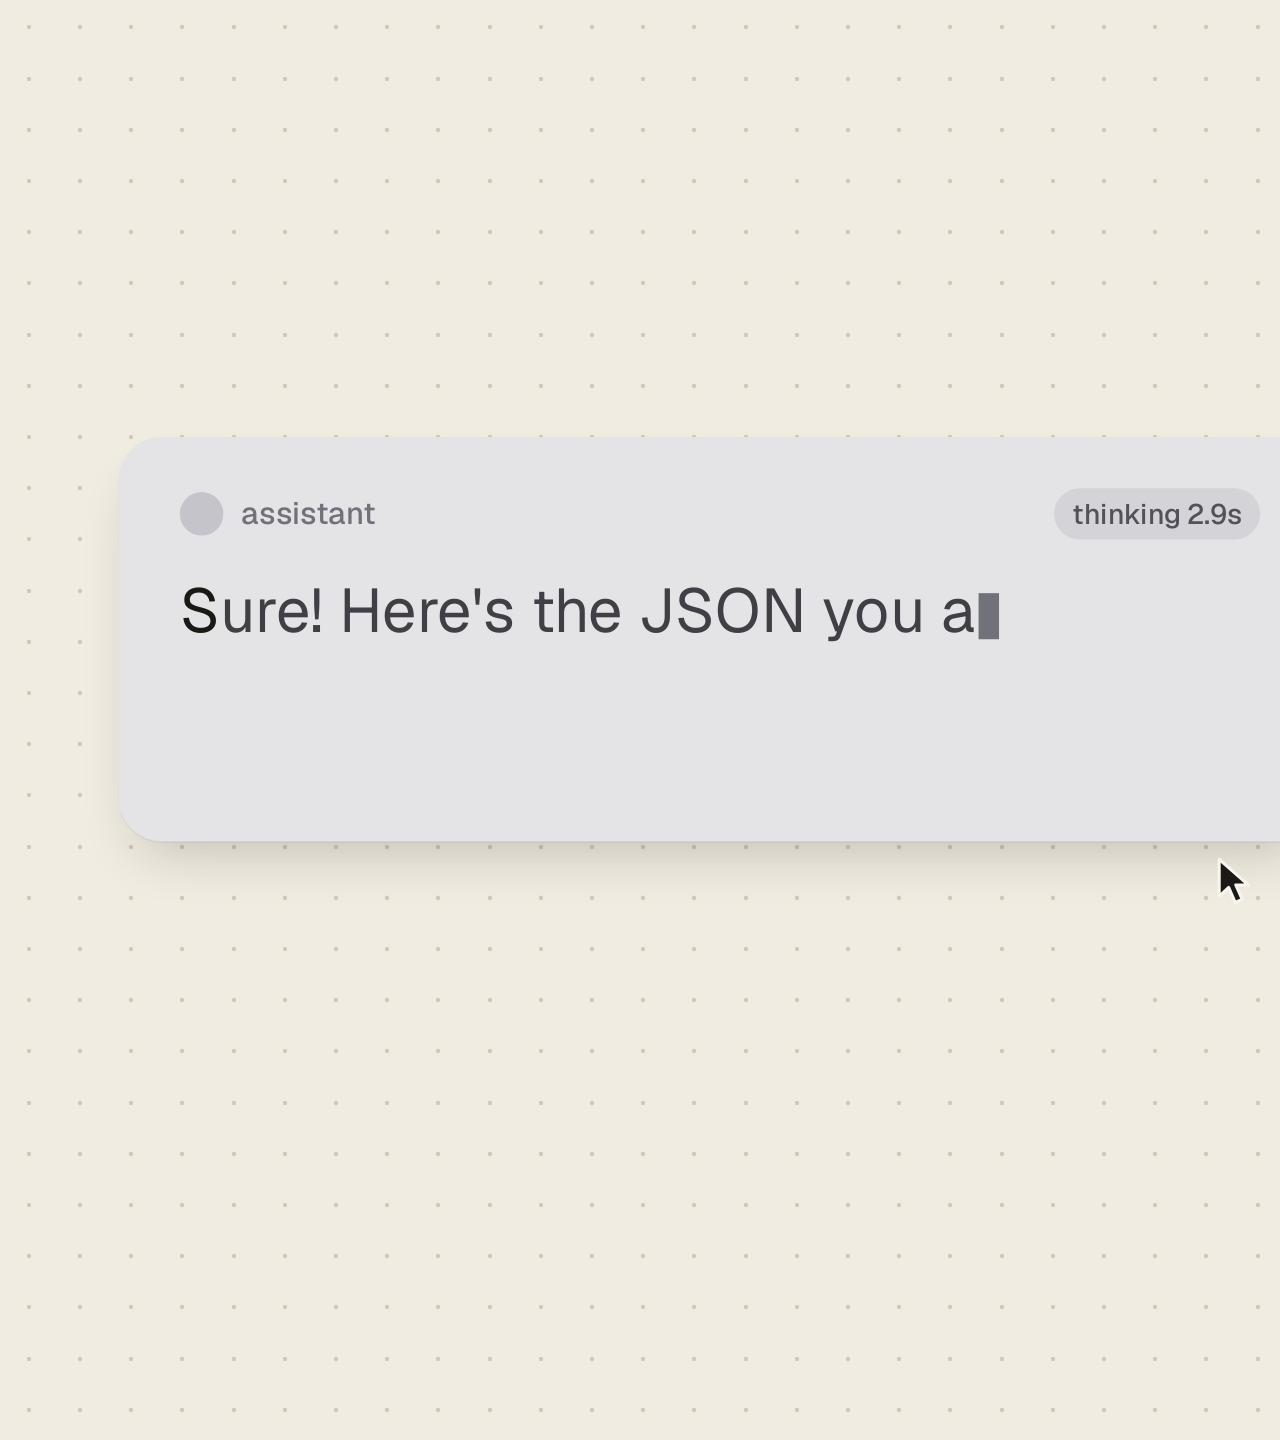
<file: brag-output/variant-a-brag/index.html>
<!doctype html>
<html lang="en">
<head>
<meta charset="utf-8">
<title>Jev launch</title>
<link rel="stylesheet" href="../shared/fonts/fonts.css">
<style>
:root{
  --ts-parchment:#F1ECE2; --ts-paper:#F8F5EE; --ts-sunken:#E7E0D2; --ts-rule:#D6CCBA;
  --ts-ink:#1B1915; --ts-ink-2:#5B554A; --ts-ink-3:#948B7C;
  --mono:"Space Mono", ui-monospace, monospace; --ui:"Geist", system-ui, sans-serif;
}
html,body{margin:0;padding:0;background:var(--ts-parchment);}
#stage{position:relative;width:1440px;height:1440px;overflow:hidden;background:var(--ts-parchment);
  font-family:var(--mono);color:var(--ts-ink);-webkit-font-smoothing:antialiased;}
#cam{position:absolute;left:0;top:0;width:1440px;height:1440px;transform-origin:0 0;}
#grid{position:absolute;left:-1600px;top:-1600px;width:4800px;height:4800px;
  background-image:url("data:image/svg+xml,%3Csvg xmlns='http://www.w3.org/2000/svg' width='40' height='40'%3E%3Ccircle cx='20' cy='20' r='1.7' fill='%23D2C8B5'/%3E%3C/svg%3E");}
.abs{position:absolute;left:0;top:0;}
svg{overflow:visible;}
#iso{position:absolute;left:0;top:0;width:10px;height:10px;}

/* the one shape */
#shape{position:absolute;left:0;top:0;overflow:hidden;transform-origin:50% 50%;}
.layer{position:absolute;left:0;top:0;box-sizing:border-box;}
.pad{padding:52px 56px 56px;}
.lbl{font:400 24px/1 var(--mono);color:var(--ts-ink-3);letter-spacing:.02em;}
.tag{display:inline-block;font:700 24px/1 var(--mono);background:var(--ts-ink);color:var(--ts-parchment);
  padding:8px 12px 7px;border-radius:6px;letter-spacing:0;}
.tag.o{background:transparent;color:var(--ts-ink-2);box-shadow:inset 0 0 0 1.5px var(--ts-rule);}
.arr{display:inline-block;vertical-align:middle;}

/* hook bubble */
#Lbub{width:940px;padding:40px 48px 44px;font-family:var(--ui);color:#3F3F46;}
.bhead{display:flex;align-items:center;gap:14px;font:500 24px/1 var(--ui);color:#71717A;}
.av{width:34px;height:34px;border-radius:50%;background:#C4C4CA;display:inline-block;}
.timer{margin-left:auto;font:500 22px/1 var(--ui);color:#52525B;background:#D4D4D8;padding:9px 14px;border-radius:999px;
  font-variant-numeric:tabular-nums;}
#bubText{margin-top:24px;white-space:pre;}
#bubText .l1{font:400 48px/1.3 var(--ui);color:#3F3F46;display:block;height:63px;white-space:pre-wrap;}
#bubText .l2{font:400 30px/1.5 var(--mono);color:#8A8A93;display:block;height:45px;margin-top:10px;}
#bubText .l3{font:400 34px/1.45 var(--mono);color:#3F3F46;display:block;height:50px;}
#bubText .car{display:inline-block;width:16px;height:36px;background:#71717A;vertical-align:-6px;margin-left:3px;}
#bigS{display:inline-block;border-radius:6px;}
#codeline{width:940px;height:104px;box-sizing:border-box;border-radius:14px;background:var(--ts-sunken);
  font:400 40px/104px var(--mono);padding:0 40px;white-space:pre;}
#codeline .k{color:var(--ts-ink-2);}
#errchip{font:700 28px/1 var(--mono);background:var(--ts-ink);color:var(--ts-parchment);padding:16px 22px 15px;border-radius:8px;white-space:pre;}
#errchip:before{content:"";position:absolute;left:176px;top:-11px;border:11px solid transparent;border-top:0;border-bottom-color:var(--ts-ink);}

/* state card */
#Lstate{width:1040px;}
.ticket{font:400 38px/1.4 var(--mono);margin-top:18px;color:var(--ts-ink);}
.rule{height:1.5px;background:var(--ts-rule);margin:34px 0 30px;}
.qrow{padding:16px 0 14px;}
#q1{margin-top:12px;}
.qh{display:flex;align-items:center;gap:20px;}
.qname{font:700 38px/1 var(--mono);}
.qopt{margin-top:14px;font:400 27px/1 var(--mono);color:var(--ts-ink-2);white-space:pre;}
.sfoot{display:flex;align-items:center;justify-content:space-between;margin-top:26px;height:72px;}
.sfoot .lbl{color:var(--ts-ink-3);}
#run{display:inline-flex;align-items:center;gap:14px;height:72px;padding:0 32px 0 36px;border-radius:999px;background:var(--ts-ink);
  color:var(--ts-parchment);font:600 32px/1 var(--ui);transform-origin:50% 50%;}

/* cube top face */
#Lcube{width:360px;height:360px;display:flex;align-items:center;justify-content:center;font:700 92px/1 var(--mono);color:var(--ts-ink);}

/* answers */
#Lans{width:1040px;}
.ahead{display:flex;justify-content:space-between;}
.arow{display:flex;align-items:center;height:84px;}
#a1{margin-top:16px;}
.aname{font:700 36px/1 var(--mono);width:272px;flex:none;}
.atag{width:128px;flex:none;}
.aarr{width:70px;flex:none;color:var(--ts-ink-3);}
.aval{font:700 36px/1 var(--mono);background:var(--ts-ink);color:var(--ts-parchment);padding:12px 18px 11px;border-radius:8px;white-space:pre;}
.aconf{margin-left:auto;font:400 24px/1 var(--mono);color:var(--ts-ink-2);white-space:pre;}
#bars{padding:10px 0 18px 0;}
.bar{display:flex;align-items:center;height:50px;}
.blab{font:400 27px/1 var(--mono);width:272px;flex:none;padding-left:0;}
.btrack{position:relative;width:520px;height:20px;border-radius:10px;background:var(--ts-sunken);flex:none;}
.bfill{position:absolute;left:0;top:0;height:20px;border-radius:10px;background:var(--ts-ink);}
.bval{font:400 27px/1 var(--mono);margin-left:26px;}

/* code card (ink) */
#Lcode{width:1040px;color:var(--ts-parchment);}
#Lcode .lbl{color:#A39A8A;}
pre.code{margin:26px 0 0;font:400 40px/1.5 var(--mono);white-space:pre;}
.code .ln{display:block;}
.code .kw{font-weight:700;color:#FFFFFF;}
.code .st{color:#D9CFBC;}
.code .dm{color:#A39A8A;}
#thr{display:inline-block;background:rgba(241,236,226,.14);border-radius:6px;padding:0 6px;margin:0 -6px;}
.cfoot{margin-top:30px;padding-top:22px;border-top:1.5px solid rgba(241,236,226,.16);}
.crow{display:flex;align-items:center;height:70px;}
.cfoot .lbl{color:#C9BFAE;font-size:27px;width:210px;flex:none;}
#strack{position:relative;width:470px;height:12px;border-radius:6px;background:rgba(241,236,226,.2);margin:0 34px 0 0;flex:none;}
#sfill{position:absolute;left:0;top:0;height:12px;border-radius:6px;background:var(--ts-parchment);}
#sknob{position:absolute;top:-12px;width:36px;height:36px;border-radius:50%;background:var(--ts-parchment);box-shadow:0 0 0 5px var(--ts-ink);}
#sval{font:700 36px/1 var(--mono);width:100px;}
#tgState{font:700 30px/1 var(--mono);margin-left:26px;white-space:pre;}
#tg{position:relative;width:100px;height:54px;border-radius:27px;background:rgba(241,236,226,.2);}
#tgk{position:absolute;top:7px;height:40px;border-radius:20px;background:var(--ts-parchment);}

#toast{display:flex;align-items:center;gap:18px;height:92px;padding:0 36px 0 30px;border-radius:14px;background:var(--ts-paper);
  box-shadow:inset 0 0 0 1.5px var(--ts-rule), 0 14px 30px -14px rgba(27,25,21,.25);font:700 36px/1 var(--mono);white-space:pre;}
#toast .dm{font-weight:400;color:var(--ts-ink-2);}
#tooltip{font:700 22px/1.35 var(--mono);background:var(--ts-ink);color:var(--ts-parchment);padding:13px 18px 12px;border-radius:8px;white-space:pre;}
#tooltip:after{content:"";position:absolute;left:22px;margin-left:-10px;bottom:-10px;border:10px solid transparent;border-bottom:0;border-top-color:var(--ts-ink);}

/* stats */
#Lstats{width:1040px;}
.srow{display:flex;align-items:center;justify-content:space-between;height:178px;}
.srow + .srow{border-top:1.5px solid var(--ts-rule);}
.slab{font:400 30px/1 var(--mono);color:var(--ts-ink-2);white-space:pre;}
.sval{font:700 112px/1 var(--mono);letter-spacing:-.03em;white-space:pre;}
.sval .u{font-weight:400;color:var(--ts-ink-2);font-size:64px;letter-spacing:0;}
#free{display:inline-block;font:700 96px/1 var(--mono);background:var(--ts-ink);color:var(--ts-parchment);padding:14px 30px 12px;border-radius:12px;letter-spacing:-.02em;}

/* end */
#Lend{padding:46px 72px 40px;font:700 300px/1 var(--mono);color:var(--ts-parchment);letter-spacing:-.04em;white-space:pre;}
#endBy{font:400 54px/1 var(--mono);color:var(--ts-ink-2);white-space:pre;text-align:center;}
#endBy b{color:var(--ts-ink);}
#endMicro{font:400 32px/1 var(--mono);color:var(--ts-ink-2);white-space:pre;text-align:center;letter-spacing:.01em;}

/* engine labels & chips */
.ichip{font:700 26px/1 var(--mono);padding:10px 14px 9px;border-radius:7px;white-space:pre;}
.ichip.in{background:var(--ts-ink);color:var(--ts-parchment);}
.ichip.out{background:var(--ts-paper);color:var(--ts-ink);box-shadow:inset 0 0 0 2px var(--ts-ink);}
#engLabel{font:400 32px/1 var(--mono);color:var(--ts-ink-2);white-space:pre;}
#engLabel b{color:var(--ts-ink);}
#engCount{font:700 84px/1 var(--mono);white-space:pre;letter-spacing:-.03em;}
#engCount .u{font-weight:400;color:var(--ts-ink-2);font-size:48px;letter-spacing:0;}

#ring{width:80px;height:80px;margin:-40px 0 0 -40px;border-radius:50%;box-shadow:inset 0 0 0 3px var(--ts-ink);}
#cursor{width:40px;height:52px;transform-origin:0 0;}
#kicker{position:absolute;left:0;top:112px;width:1440px;text-align:center;font:700 60px/1 var(--mono);letter-spacing:-.02em;white-space:pre;color:var(--ts-ink);}
</style>
</head>
<body>
<div id="stage">
  <div id="cam">
    <div id="grid"></div>
    <svg id="iso"><polygon id="railIn" /><polygon id="railOut" />
      <polygon id="faceA" /><polygon id="faceB" /></svg>
    <div class="abs" id="codeline"><span class="k">const</span> a = JSON.<span id="jp">parse</span>(reply)</div>
    <div class="abs" id="errchip">SyntaxError: Unexpected token 'S'</div>
    <div class="abs" id="toast"><svg class="arr" width="34" height="34" viewBox="0 0 24 24"><path d="M3 12h16M13 5.5l6.5 6.5-6.5 6.5" stroke="#1B1915" stroke-width="2.6" fill="none"/></svg><span>billing</span><span class="dm">·  256 ms</span></div>
    <div class="abs ichip in" id="ci0">Choice</div><div class="abs ichip in" id="ci1">Noul</div><div class="abs ichip in" id="ci2">Score</div>
    <div class="abs ichip out" id="co0">"refund"</div><div class="abs ichip out" id="co1">0.97</div><div class="abs ichip out" id="co2">1.6</div>
    <div id="shape">
      <div class="layer" id="Lbub">
        <div class="bhead"><span class="av"></span><span>assistant</span><span class="timer" id="timer">thinking 2.9s</span></div>
        <div id="bubText"></div>
      </div>
      <div class="layer pad" id="Lstate">
        <div class="lbl" id="sLbl">state</div>
        <div class="ticket" id="ticket">"I was charged twice and need the<br>duplicate refunded today."</div>
        <div class="rule" id="sRule"></div>
        <div class="lbl" id="qLbl">questions</div>
        <div class="qrow" id="q1"><div class="qh"><span class="qname">intent</span><span class="tag">Choice</span></div><div class="qopt">refund · technical_help · information · other</div></div>
        <div class="qrow" id="q2"><div class="qh"><span class="qname">is_urgent</span><span class="tag">Noul</span></div><div class="qopt">probability it is true, 0 – 1</div></div>
        <div class="qrow" id="q3"><div class="qh"><span class="qname">frustration</span><span class="tag">Score</span></div><div class="qopt">0 calm · 1 concerned · 2 very angry</div></div>
        <div class="sfoot" id="sfoot"><span class="lbl">jev-latest</span><span id="run">Run<svg width="20" height="22" viewBox="0 0 20 22"><path d="M2 1.5 L18.5 11 L2 20.5Z" fill="#F1ECE2"/></svg></span></div>
      </div>
      <div class="layer" id="Lcube">jev</div>
      <div class="layer pad" id="Lans">
        <div class="ahead"><span class="lbl">answers</span><span class="lbl" id="aMeta">jev-latest · 256 ms</span></div>
        <div class="arow" id="a1"><span class="aname">intent</span><span class="atag"><span class="tag o">Choice</span></span><span class="aarr"><svg width="40" height="30" viewBox="0 0 24 18"><path d="M1 9h19M14 3l6 6-6 6" stroke="#948B7C" stroke-width="2.2" fill="none"/></svg></span><span class="aval" id="v1">"refund"</span></div>
        <div id="bars">
          <div class="bar" id="b0"><span class="blab">refund</span><span class="btrack"><span class="bfill"></span></span><span class="bval">0.94</span></div>
          <div class="bar" id="b1"><span class="blab">technical_help</span><span class="btrack"><span class="bfill"></span></span><span class="bval">0.03</span></div>
          <div class="bar" id="b2"><span class="blab">information</span><span class="btrack"><span class="bfill"></span></span><span class="bval">0.02</span></div>
          <div class="bar" id="b3"><span class="blab">other</span><span class="btrack"><span class="bfill"></span></span><span class="bval">0.01</span></div>
        </div>
        <div class="arow" id="a2"><span class="aname">is_urgent</span><span class="atag"><span class="tag o">Noul</span></span><span class="aarr"><svg width="40" height="30" viewBox="0 0 24 18"><path d="M1 9h19M14 3l6 6-6 6" stroke="#948B7C" stroke-width="2.2" fill="none"/></svg></span><span class="aval" id="v2">0.97</span></div>
        <div class="arow" id="a3"><span class="aname">frustration</span><span class="atag"><span class="tag o">Score</span></span><span class="aarr"><svg width="40" height="30" viewBox="0 0 24 18"><path d="M1 9h19M14 3l6 6-6 6" stroke="#948B7C" stroke-width="2.2" fill="none"/></svg></span><span class="aval" id="v3">1.6</span></div>
      </div>
      <div class="layer pad" id="Lcode">
        <div class="lbl">route.py</div>
<pre class="code"><span class="ln" id="cl1"><span class="kw">if</span> (a.intent.choice == <span class="st">"refund"</span></span><span class="ln" id="cl2">    <span class="kw">and</span> a.intent.confidence &gt; <span id="thr">0.50</span>):</span><span class="ln" id="cl3">    route_to_billing()</span></pre>
        <div class="cfoot" id="cfoot"><div class="crow"><span class="lbl">threshold</span><span id="strack"><span id="sfill"></span><span id="sknob"></span></span><span id="sval">0.50</span></div>
          <div class="crow"><span class="lbl">auto-route</span><span id="tg"><span id="tgk"></span></span><span id="tgState">off</span></div></div>
      </div>
      <div class="layer pad" id="Lstats">
        <div class="srow" id="r1"><span class="slab">end-to-end latency</span><span class="sval" id="sv1">70–500<span class="u"> ms</span></span></div>
        <div class="srow" id="r2"><span class="slab">per 1M input tokens</span><span class="sval" id="sv2">$0.042</span></div>
        <div class="srow" id="r3"><span class="slab">output tokens</span><span id="free">free</span></div>
      </div>
      <div class="layer" id="Lend">Jev</div>
    </div>
    <div class="abs" id="tooltip">p 0.94
confidence 0.91</div>
    <div class="abs" id="engLabel"><b>jev-latest</b> · System One</div>
    <div class="abs" id="engCount">0<span class="u"> ms</span></div>
    <div class="abs" id="endBy">by <b>TypeSafe</b></div>
    <div class="abs" id="endMicro">early access · typesafe.ai</div>
    <div class="abs" id="ring"></div>
    <svg class="abs" id="cursor" viewBox="0 0 40 52"><path d="M3 3 L3 40 L12.5 31 L19 46 L26 43 L19.5 28.5 L32 28.5 Z" fill="#1B1915" stroke="#F8F5EE" stroke-width="3" stroke-linejoin="round"/></svg>
  </div>
  <div id="kicker"></div>
</div>
<script>
'use strict';
// ---------- timing ----------
const BP = 0.49985;
const B = n => (n - 1) * BP;          // beat n -> seconds
const S16 = BP / 4;
const DUR = 11.996;

// ---------- springs (closed-form step responses) ----------
const SP = { snap:[28,.9], move:[18,.95], lazy:[11,1], shape:[20,.9], fold:[17,.97], unfold:[19,.97], cam:[11.5,1], glide:[15,1], fast:[34,.92], drop:[26,.86] };
function step(t, sp){
  if (t <= 0) return 0;
  const w = sp[0], z = sp[1];
  if (z >= 1) return 1 - Math.exp(-w*t)*(1 + w*t);
  const wd = w*Math.sqrt(1 - z*z);
  return 1 - Math.exp(-z*w*t)*(Math.cos(wd*t) + (z*w/wd)*Math.sin(wd*t));
}
// keys: [[t, value, spring], ...] ; value may be a number or array; sum of one spring per change
function trk(keys, t){
  const first = keys[0][1];
  if (Array.isArray(first)){
    const v = first.slice();
    for (let i = 1; i < keys.length; i++){
      const [ti, vi, sp] = keys[i]; const s = step(t - ti, SP[sp || 'move'] || sp);
      if (s === 0) continue;
      const pv = keys[i-1][1];
      for (let j = 0; j < v.length; j++) v[j] += (vi[j] - pv[j]) * s;
    }
    return v;
  }
  let v = first;
  for (let i = 1; i < keys.length; i++){
    const [ti, vi, sp] = keys[i]; const s = step(t - ti, SP[sp || 'move'] || sp);
    if (s !== 0) v += (vi - keys[i-1][1]) * s;
  }
  return v;
}
const clamp = (x, a=0, b=1) => Math.min(b, Math.max(a, x));
const lerp = (a, b, p) => a + (b - a)*p;
const easeOut = p => 1 - Math.pow(1 - clamp(p), 3);
const easeSine = p => 0.5 - 0.5*Math.cos(Math.PI*clamp(p));
const easeInOut = p => { p = clamp(p); return p < .5 ? 4*p*p*p : 1 - Math.pow(-2*p + 2, 3)/2; };
const hex = h => [parseInt(h.slice(1,3),16), parseInt(h.slice(3,5),16), parseInt(h.slice(5,7),16)];
const rgb = (c, a=1) => `rgba(${c[0].toFixed(1)},${c[1].toFixed(1)},${c[2].toFixed(1)},${a})`;
const C = { parch:hex('#F1ECE2'), paper:hex('#F8F5EE'), sunken:hex('#E7E0D2'), rule:hex('#D6CCBA'), ink:hex('#1B1915'),
  ink2:hex('#5B554A'), ink3:hex('#948B7C'), gray:hex('#E4E4E7') };

// enter / exit windows: exit blur 0->8 over 80ms, enter 8->0 over 120ms
function vis(t, tin, tout = 1e9, rise = 14, sp = 'snap'){
  let o = 0, bl = 8, dy = rise;
  if (t >= tin){ const p = clamp((t - tin)/0.12); o = easeOut(p); bl = 8*(1 - p); dy = rise*(1 - step(t - tin, SP[sp])); }
  if (t >= tout){ const q = clamp((t - tout)/0.08); o *= 1 - q; bl += 8*q; }
  return { o, bl, dy };
}
function applyVis(el, v, extra = ''){
  el.style.opacity = v.o.toFixed(4);
  el.style.filter = v.bl > 0.05 ? `blur(${v.bl.toFixed(2)}px)` : 'none';
  el.style.transform = `translateY(${v.dy.toFixed(2)}px) ${extra}`;
  el.style.visibility = v.o <= 0.001 ? 'hidden' : 'visible';
}

// ---------- text scramble (deterministic) ----------
const GL = '{}[]<>/_=:01#';
function hsh(a, b){ let h = (a*374761393 + b*668265263) | 0; h = Math.imul(h ^ (h >>> 13), 1274126177); return (h ^ (h >>> 16)) >>> 0; }
function scramble(txt, t0, t, per = 0.018, cap = 0.30){
  const n = txt.length;
  if (t < t0) return ' '.repeat(n);
  const d = Math.min(per, cap / n); const q = Math.floor(t*30 + 1e-6);
  let out = '';
  for (let i = 0; i < n; i++){
    const ch = txt[i];
    const appear = t0 + i*d*0.35, resolve = t0 + i*d + 0.06;
    if (ch === ' ') { out += ' '; continue; }
    if (t < appear) { out += ' '; continue; }
    out += t >= resolve ? ch : GL[hsh(i + 7, q) % GL.length];
  }
  return out;
}
const esc = s => s.replace(/&/g,'&amp;').replace(/</g,'&lt;').replace(/>/g,'&gt;');

// ---------- DOM ----------
const $ = id => document.getElementById(id);
const E = {};
['stage','cam','grid','shape','Lbub','Lstate','Lcube','Lans','Lcode','Lstats','Lend','bubText','timer','codeline','errchip','jp',
 'sLbl','ticket','sRule','qLbl','q1','q2','q3','sfoot','run','a1','a2','a3','v1','v2','v3','bars','aMeta','cl1','cl2','cl3','thr',
 'cfoot','strack','sfill','sknob','sval','tg','tgk','tgState','toast','tooltip','r1','r2','r3','sv1','sv2','free','endBy','endMicro','engLabel','engCount',
 'faceA','faceB','railIn','railOut','ring','cursor','kicker','ci0','ci1','ci2','co0','co1','co2'].forEach(id => E[id] = $(id));

function rel(el, root){ let x = 0, y = 0, e = el; while (e && e !== root){ x += e.offsetLeft; y += e.offsetTop; e = e.offsetParent; } return { x, y, w: el.offsetWidth, h: el.offsetHeight }; }

// ---------- layout constants (world coords) ----------
const P = {};  // positions, measured in init()
let SH, COL, CAMK, CUR, PRESS, FOLD, KICK;

function init(){
  // natural sizes
  E.Lend.style.width = 'auto';
  E.bubText.innerHTML = bubbleHTML(1.0);
  const bubH = E.Lbub.offsetHeight;
  const bottom = (el, root) => { const r = rel(el, root); return r.y + r.h; };
  const padB = 56;
  const stH0 = bottom(E.qLbl, E.Lstate) + padB, stH1 = bottom(E.q1, E.Lstate) + padB, stH2 = bottom(E.q2, E.Lstate) + padB,
        stH3 = bottom(E.sfoot, E.Lstate) + padB;
  const ansFull = E.Lans.offsetHeight, barsH = E.bars.offsetHeight, ansH0 = ansFull - barsH;
  const codeH0 = bottom(E.cl3, E.Lcode) + padB + 10, codeFull = E.Lcode.offsetHeight;
  const statsH = E.Lstats.offsetHeight;
  const endW = E.Lend.offsetWidth, endH = E.Lend.offsetHeight;
  Object.assign(P, { bubH, stH0, stH1, stH2, stH3, ansFull, barsH, ansH0, codeH0, codeFull, statsH, endW, endH });

  // world placements (each state sits a little further down-right, so the camera travels)
  const W = 1040;
  P.bub = { x: 250, y: 300, w: 940, h: bubH };
  P.cl  = { x: 250, y: 300 + bubH + 30, w: 940, h: 104 };
  const jp = rel(E.jp, E.codeline);
  P.err = { x: P.cl.x + jp.x - 170, y: P.cl.y + P.cl.h + 26 };
  P.st  = { x: 330, y: 360, w: W };
  P.cubeC = { x: 860, y: 740 };          // visual center of the cube
  P.cubeS = 380; P.cubeA = 0.85*380;
  P.ans = { x: 390, y: 450, w: W };
  P.code = { x: 450, y: 540, w: W };
  P.stats = { x: 500, y: 600, w: W };
  P.endC = { x: 1020, y: 980 };
  P.end = { x: P.endC.x - endW/2, y: P.endC.y - endH/2 - 70, w: endW, h: endH };
  P.toast = { x: P.code.x + W - E.toast.offsetWidth - 40, y: P.code.y + codeFull + 26, w: E.toast.offsetWidth, h: E.toast.offsetHeight };
  P.trackW = E.bars.querySelector('.btrack').offsetWidth;

  const cubeTop = { x: P.cubeC.x - P.cubeS/2, y: P.cubeC.y - P.cubeA/2 - P.cubeS/2 };
  // geometry keys: [x, y, w, h, r]
  const G = (p, w, h, r) => [p.x, p.y, w, h, r];
  SH = [
    [0,      G(P.bub, 940, bubH, 34)],
    [B(5),   G(P.st, W, stH0, 18), 'shape'],
    [B(6),   G(P.st, W, stH1, 18), 'shape'],
    [B(7),   G(P.st, W, stH2, 18), 'shape'],
    [B(8),   G(P.st, W, stH3, 18), 'shape'],
    [B(9),   G(cubeTop, P.cubeS, P.cubeS, 6), 'fold'],
    [4.40,   G(P.ans, W, ansH0, 18), 'unfold'],
    [B(11),  G(P.ans, W, ansFull, 18), 'shape'],
    [B(13),  G(P.code, W, codeH0, 18), 'shape'],
    [6.22,   G(P.code, W, codeFull, 18), 'shape'],
    [B(17),  G(P.stats, W, statsH, 18), 'shape'],
    [B(21),  G(P.end, endW, endH, 28), 'shape'],
  ];
  // fill + ring colour ride a faster spring than geometry, so the swap never sits in a muddy middle tone
  const ringNone = [...C.rule, 0], ringPaper = [...C.rule, 1], ringInk = [...C.ink, 1];
  const K = (fill, ring) => [...fill, ...ring];
  COL = [
    [0,      K(C.gray, ringNone)],
    [B(5),   K(C.paper, ringPaper), 'fast'],
    [B(9),   K(C.paper, ringInk), 'fast'],
    [4.40,   K(C.paper, ringPaper), 'fast'],
    [B(13) + 0.05, K(C.ink, ringInk), [60, 1]],
    [B(17) + 0.05, K(C.paper, ringPaper), [60, 1]],
    [B(21) + 0.05, K(C.ink, ringInk), [60, 1]],
  ];
  FOLD = [[0, 0], [B(9), 1, 'fold'], [4.40, 0, 'unfold']];

  // camera framing: fit a world box into the free part of the square (below the kicker band when a kicker is up)
  const box = (x0, y0, x1, y1) => ({ x0, y0, x1, y1 });
  const fit = (bb, kick, zoom = 1, maxS = 1.2, dx = 0, dy = 0) => {
    const top = kick ? 250 : 110, bot = 1340, left = 90, right = 1350;
    const s = Math.min((right - left)/(bb.x1 - bb.x0), (bot - top)/(bb.y1 - bb.y0), maxS) * zoom;
    const cx = (bb.x0 + bb.x1)/2 + dx, cy = (bb.y0 + bb.y1)/2 + dy;
    return [cx - ((left + right)/2 - 720)/s, cy - ((top + bot)/2 - 720)/s, s];
  };
  const hookBB = box(P.bub.x, P.bub.y, P.bub.x + 940, P.err.y + 70);
  const stBB = h => box(P.st.x, P.st.y, P.st.x + W, P.st.y + h);
  const cubeBB = box(P.cubeC.x - 560, P.cubeC.y - 420, P.cubeC.x + 560, P.cubeC.y + 420);
  const ansBB = h => box(P.ans.x, P.ans.y, P.ans.x + W, P.ans.y + h);
  const codeBB = h => box(P.code.x, P.code.y, P.code.x + W, P.code.y + h);
  const statsBB = box(P.stats.x, P.stats.y, P.stats.x + W, P.stats.y + statsH);
  const endBB = box(P.endC.x - 460, P.end.y, P.endC.x + 460, P.end.y + endH + 180);
  CAMK = [
    [0,     fit(box(P.bub.x, P.bub.y, P.bub.x + 940, P.cl.y + P.cl.h), false, 1.0, 1.28)],
    [0.45,  fit(hookBB, false, 1.0, 1.28), 'cam'],
    [B(4) - 0.04, fit(hookBB, true, 1.0, 1.22), 'cam'],
    [B(5),  fit(stBB(stH0 + 60), true), 'cam'],
    [B(6),  fit(stBB(stH1), true), 'cam'],
    [B(7) - 0.04, fit(stBB(stH2), false), 'cam'],
    [B(8),  fit(stBB(stH3), false, 1.045, 1.2, 40, 30), 'cam'],
    [B(9),  fit(cubeBB, false, 1, 1.25), 'fold'],
    [4.40,  fit(ansBB(ansH0), false), 'cam'],
    [B(11) - 0.06, fit(ansBB(ansFull), true), 'cam'],
    [B(13), fit(codeBB(codeH0), true), 'cam'],
    [6.22,  fit(codeBB(codeFull), true, 1.0, 1.2, 0, 20), 'cam'],
    [B(16) - 0.06, fit(codeBB(codeFull + 26 + P.toast.h), true), 'cam'],
    [B(17), fit(statsBB, false), 'cam'],
    [B(19), fit(statsBB, false, 1.03, 1.2, 0, 30), 'cam'],
    [B(21), fit(endBB, false, 1, 1.3), 'cam'],
    [B(22), fit(endBB, false, 0.98, 1.3), 'lazy'],
  ];
  KICK = [[1.0, 0.03], [B(5), 0.02], [B(9), 0.08], [B(13), 0.02], [B(15), 0.018], [B(17), 0.022], [B(21), 0.04]];

  // ------- cursor targets (world) -------
  const at = (layerPos, el, root, fx = .5, fy = .5) => { const r = rel(el, root); return [layerPos.x + r.x + r.w*fx, layerPos.y + r.y + r.h*fy]; };
  const jpC = at(P.cl, E.jp, E.codeline, .55, .72);
  const runC = at(P.st, E.run, E.Lstate, .45, .6);
  const tr0 = rel(E.bars.querySelector('.btrack'), E.Lans);
  const barEnd = [P.ans.x + tr0.x + tr0.w*0.94 - 4, P.ans.y + tr0.y + 12];
  P.barEnd = barEnd;
  const st = rel(E.strack, E.Lcode); P.strack = st;
  const knob = v => [P.code.x + st.x + st.w*v + 4, P.code.y + st.y + 8];
  P.knob = knob;
  const tgC = at(P.code, E.tg, E.Lcode, .62, .62);
  const freeC = at(P.stats, E.free, E.Lstats, .6, .66);
  CUR = [
    [0,     [P.bub.x + 860, P.bub.y + 330]],
    [0.02,  [P.bub.x + 800, P.bub.y + 370], 'lazy'],
    [0.42,  jpC, 'glide'],
    [1.12,  [jpC[0] + 40, jpC[1] + 30], 'lazy'],
    [1.42,  [P.bub.x + 700, P.bub.y + 250], 'glide'],
    [2.10,  [P.st.x + 960, P.st.y + 190], 'lazy'],
    [B(8) - 0.02, runC, 'glide'],
    [4.12,  [P.cubeC.x + 430, P.cubeC.y - 180], 'lazy'],
    [4.70,  barEnd, 'glide'],
    [5.75,  [barEnd[0] + 60, barEnd[1] + 150], 'lazy'],
    [6.06,  knob(0.5), 'glide'],
    // drag handled in cursorAt()
    [6.68,  tgC, [26, 1]],
    [7.2,   [tgC[0] - 40, tgC[1] + 150], 'lazy'],
    [8.55,  freeC, 'glide'],
    [9.25,  [freeC[0] + 380, freeC[1] + 380], 'lazy'],
    [9.6,   [freeC[0] + 900, freeC[1] + 700], 'glide'],
  ];
  PRESS = [[1.97, 2.05], [B(9) - 0.03, B(9) + 0.06], [6.40, 6.66], [6.89, B(15)], [B(19) - 0.03, B(19) + 0.05]];
  P.drag = { t0: 6.40, t1: 6.66, v0: 0.5, v1: 0.9 };
}

function cursorAt(t){
  let p = trk(CUR, t);
  const d = P.drag;
  if (t >= d.t0 - 0.02){
    // during drag the cursor x travels to the 0.90 position; y stays on the track
    const k0 = P.knob(d.v0), k1 = P.knob(d.v1);
    const s = step(t - d.t0, [17, 1]);
    const dragOff = (k1[0] - k0[0]) * s;
    // after the drag, the regular keys take over (they are relative to the absolute track), so fade the offset out
    // by treating the drag as a spring that is later retargeted back to 0 at the next key (tgC includes absolute pos)
    const back = step(t - 6.68, [26, 1]);
    p = [p[0] + dragOff*(1 - back), p[1]];
  }
  return p;
}
function sliderVal(t){
  const d = P.drag;
  if (t < d.t0) return d.v0;
  const k0 = P.knob(d.v0);
  if (t <= d.t1){
    const cx = cursorAt(t)[0];
    return clamp((cx - 4 - P.code.x - P.strack.x) / P.strack.w, 0, 1);  // direct manipulation
  }
  // release: spring from wherever it was to the snapped value
  const cx = cursorAt(d.t1)[0];
  const vr = clamp((cx - 4 - P.code.x - P.strack.x) / P.strack.w, 0, 1);
  return vr + (d.v1 - vr) * step(t - d.t1, SP.snap);
}

// ---------- bubble stream ----------
const L1 = "Sure! Here's the JSON you asked for:", L2 = "```json", L3 = '{"intent": "refund", "is_';
function bubbleHTML(t){
  const n = 21 + 6*Math.min(8, Math.floor(t / S16 + 1e-6) + 1);
  const tot = L1.length + L2.length + L3.length;
  const k1 = Math.min(n, L1.length), k2 = clamp(n - L1.length, 0, L2.length), k3 = clamp(n - L1.length - L2.length, 0, L3.length);
  const streaming = t < 1.0;
  const car = streaming ? '<span class="car"></span>' : '';
  let l1 = L1.slice(0, k1);
  const sOn = t >= 1.0;
  l1 = l1.length ? `<span id="bigS">${esc(l1[0])}</span>${esc(l1.slice(1))}` : '';
  let h = `<span class="l1">${l1}${k2 === 0 && k3 === 0 ? car : ''}</span>`;
  h += `<span class="l2">${esc(L2.slice(0, k2))}${k2 > 0 && k3 === 0 ? car : ''}</span>`;
  h += `<span class="l3">${esc(L3.slice(0, k3))}${k3 > 0 ? car : ''}</span>`;
  return h;
}

// ---------- seek ----------
function px(n){ return n.toFixed(2) + 'px'; }
function place(el, x, y){ el.style.left = px(x); el.style.top = px(y); }

window.seek = function(t){
  t = clamp(t, 0, DUR);
  // ===== camera =====
  let [fx, fy, s] = trk(CAMK, t);
  let kick = 0;
  for (const [tk, a] of KICK) kick += a * (step(t - tk, [40, 1]) - step(t - tk - 0.06, [16, 1]));
  s *= 1 + kick;
  // glitch shake at the parse error
  let shx = 0;
  if (t >= 1.0 && t < 1.13){ const q = Math.floor((t - 1.0)*60); shx = [7, -9, 6, -4, 3, -2, 1, 0][q] || 0; }
  E.cam.style.transform = `translate(720px,720px) scale(${s.toFixed(5)}) translate(${px(-fx)},${px(-fy)})`;

  // ===== the shape =====
  const [x, y, w, h, r] = trk(SH, t);
  const cv_ = trk(COL, t); const fill = cv_.slice(0, 3).map(v => clamp(v, 0, 255)); const ring = cv_.slice(3, 7);
  const f = clamp(trk(FOLD, t), -0.05, 1.05);
  const sh = E.shape.style;
  sh.left = px(x); sh.top = px(y); sh.width = px(w); sh.height = px(h);
  sh.borderRadius = px(Math.max(2, r));
  sh.background = rgb(fill);
  const ringW = lerp(1.5, 3, clamp(f));
  const shA = clamp(1 - f*1.6);
  sh.boxShadow = `inset 0 0 0 ${ringW.toFixed(2)}px ${rgb(ring.slice(0,3), clamp(ring[3]))}, 0 1px 0 rgba(27,25,21,${(.06*shA).toFixed(3)}), 0 22px 44px -18px rgba(27,25,21,${(.24*shA).toFixed(3)})`;
  // press squash on clicks that hit the shape
  let ps = 1;
  ps -= 0.015 * (step(t - 1.97, SP.fast) - step(t - 2.05, SP.fast));
  // iso fold: rect -> top face of the cube
  const ia = 0.85*0.8660254, ib = 0.85*0.5;
  const m = [lerp(1, ia, f)*ps, lerp(0, ib, f)*ps, lerp(0, -ia, f)*ps, lerp(1, ib, f)*ps];
  sh.transform = `matrix(${m.map(v => v.toFixed(5)).join(',')},0,0)` + (shx ? ` translateX(${shx*0.4}px)` : '');
  // side faces
  const cx = x + w/2, cy = y + h/2;
  const T = (u, v) => [cx + m[0]*u + m[2]*v, cy + m[1]*u + m[3]*v];
  const TR = T(w/2, -h/2), BR = T(w/2, h/2), BL = T(-w/2, h/2);
  const Hh = f * 0.85 * Math.min(w, h);
  const pts = a => a.map(p => p[0].toFixed(2) + ',' + p[1].toFixed(2)).join(' ');
  const fOn = f > 0.004;
  E.faceA.setAttribute('points', fOn ? pts([BL, BR, [BR[0], BR[1] + Hh], [BL[0], BL[1] + Hh]]) : '');
  E.faceB.setAttribute('points', fOn ? pts([BR, TR, [TR[0], TR[1] + Hh], [BR[0], BR[1] + Hh]]) : '');
  const faceStroke = 'stroke:#1B1915;stroke-width:3;stroke-linejoin:round;';
  E.faceA.setAttribute('style', faceStroke + 'fill:#E7E0D2');
  E.faceB.setAttribute('style', faceStroke + 'fill:#D6CCBA');

  // rails + chips (engine)
  const rGrow = easeOut((t - 4.03)/0.16);
  const rOn = clamp((f - 0.45)/0.3) * clamp(1 - (t - 4.30)/0.08);
  const ux = 0.8660254, uy = 0.5;               // iso axis u (down-right), v = (-ux, uy) (down-left)
  const gA = [(BL[0] + BR[0])/2, (BL[1] + BR[1])/2 + Hh];   // ground mid of face A
  const gB = [(BR[0] + TR[0])/2, (BR[1] + TR[1])/2 + Hh];   // ground mid of face B
  const RL = 430*rGrow, RW = 80;
  const rail = (g, dir, perp) => pts([
    [g[0] + perp[0]*RW/2, g[1] + perp[1]*RW/2], [g[0] + perp[0]*RW/2 + dir[0]*RL, g[1] + perp[1]*RW/2 + dir[1]*RL],
    [g[0] - perp[0]*RW/2 + dir[0]*RL, g[1] - perp[1]*RW/2 + dir[1]*RL], [g[0] - perp[0]*RW/2, g[1] - perp[1]*RW/2]]);
  const railStyle = `fill:#E7E0D2;stroke:#1B1915;stroke-width:2.5;opacity:${rOn.toFixed(3)}`;
  E.railIn.setAttribute('points', rOn > 0.001 ? rail(gA, [-ux, uy], [ux, uy]) : '');
  E.railOut.setAttribute('points', rOn > 0.001 ? rail(gB, [ux, uy], [-ux, uy]) : '');
  E.railIn.setAttribute('style', railStyle); E.railOut.setAttribute('style', railStyle);
  for (let i = 0; i < 3; i++){
    const ci = E['ci' + i], co = E['co' + i];
    // inputs ride the rail into face A
    const ti = 4.06 + i*0.05, pi = clamp((t - ti)/0.24);
    const di = 400*(1 - easeSine(pi));
    const pinx = gA[0] - ux*di, piny = gA[1] + uy*di;
    const oi = rOn * clamp(pi*6) * clamp((di - 30)/60);
    ci.style.opacity = oi.toFixed(3); ci.style.visibility = oi > 0.001 ? 'visible' : 'hidden';
    ci.style.transform = `translate(${px(pinx - ci.offsetWidth/2)},${px(piny - ci.offsetHeight - 6)})`;
    // outputs leave face B
    const to = 4.12 + i*0.05, po = clamp((t - to)/0.21);
    const dO = 40 + 360*easeSine(po);
    const poX = gB[0] + ux*dO, poY = gB[1] + uy*dO;
    const oo = rOn * clamp(po*5) * clamp(1 - (po - 0.85)/0.15);
    co.style.opacity = oo.toFixed(3); co.style.visibility = oo > 0.001 ? 'visible' : 'hidden';
    co.style.transform = `translate(${px(poX - co.offsetWidth/2)},${px(poY - co.offsetHeight - 6)})`;
  }
  // engine label + counter
  const eo = clamp((f - 0.6)/0.3);
  E.engLabel.style.opacity = eo.toFixed(3);
  E.engLabel.style.visibility = eo > 0.001 ? 'visible' : 'hidden';
  place(E.engLabel, cx - E.engLabel.offsetWidth/2, cy - 0.85*P.cubeS*0.5 - 96 - 20*(1 - eo));
  const cnt = Math.round(256 * easeOut((t - 4.04)/0.26));
  E.engCount.innerHTML = `${Math.max(0, cnt)}<span class="u"> ms</span>`;
  E.engCount.style.opacity = eo.toFixed(3);
  E.engCount.style.visibility = eo > 0.001 ? 'visible' : 'hidden';
  place(E.engCount, cx - E.engCount.offsetWidth/2 + 8, BR[1] + Hh + 56 + 20*(1 - eo));

  // ===== layers inside the shape =====
  // bubble (0 - 2.0)
  const vb = vis(t, -1, 2.0);
  applyVis(E.Lbub, { o: vb.o * (t > 1.5 ? lerp(1, 0.5, easeOut((t - 1.5)/0.2)) : 1), bl: vb.bl, dy: 0 });
  E.bubText.innerHTML = bubbleHTML(t);
  const bigS = document.getElementById('bigS');
  if (bigS){
    const so = step(t - 1.0, SP.snap);
    bigS.style.boxShadow = so > 0 ? `0 0 0 ${(4*so).toFixed(2)}px #1B1915` : 'none';
    bigS.style.background = so > 0 ? rgb(C.paper, so) : 'transparent';
    bigS.style.color = '#1B1915';
  }
  E.timer.textContent = `thinking ${(2.9 + Math.min(t, 1.0)*1.3).toFixed(1)}s`;

  // state card (2.0 - 4.0)
  const tS = 2.10, tSx = B(9);
  applyVis(E.sLbl, vis(t, tS, tSx));
  applyVis(E.ticket, vis(t, tS + 0.03, tSx));
  applyVis(E.sRule, vis(t, tS + 0.06, tSx));
  applyVis(E.qLbl, vis(t, tS + 0.06, tSx));
  [[E.q1, B(6)], [E.q2, B(7)], [E.q3, B(8)], [E.sfoot, B(8) + 0.06]].forEach(([el, ti]) => {
    const v = vis(t, ti - 0.02, tSx, -22, 'drop'); applyVis(el, v);
  });
  // Run hover + press
  const hov = step(t - 3.72, SP.snap), prs = step(t - (B(9) - 0.03), SP.fast) - step(t - (B(9) + 0.06), SP.fast);
  E.run.style.transform = `scale(${(1 + 0.05*hov - 0.09*prs).toFixed(4)})`;
  E.run.style.background = rgb([27 + 22*hov, 25 + 20*hov, 21 + 16*hov]);

  // cube top label
  const cv = clamp((f - 0.5)/0.35) * (t < 4.38 ? 1 : clamp(1 - (t - 4.38)/0.06));
  E.Lcube.style.opacity = cv.toFixed(3); E.Lcube.style.visibility = cv > 0.001 ? 'visible' : 'hidden';
  E.Lcube.style.left = px((w - 360)/2); E.Lcube.style.top = px((h - 360)/2);

  // answers (4.5 - 6.0)
  const tAx = B(13);
  applyVis(E.Lans.querySelector('.ahead'), vis(t, 4.54, tAx));
  const barP = step(t - (B(11) - 0.02), SP.shape);
  const rowT = [B(10) + S16, B(10) + 1.5*S16, B(10) + 2*S16];   // rows land on 32nds once the card has unfolded
  [E.a1, E.a2, E.a3].forEach((el, i) => {
    const v = vis(t, rowT[i] - 0.02, tAx, 0, 'drop');
    const dx = -26*(1 - step(t - rowT[i], SP.drop));
    const shift = i > 0 ? -P.barsH*(1 - barP) : 0;
    applyVis(el, { o: v.o, bl: v.bl, dy: shift }, `translateX(${px(dx)})`);
    const vEl = [E.v1, E.v2, E.v3][i];
    vEl.textContent = scramble(['"refund"', '0.97', '1.6'][i], rowT[i], t, 0.02, 0.14);
  });
  // bars
  const bo = vis(t, B(11) - 0.02, tAx, 0);
  E.bars.style.opacity = (bo.o * clamp(barP*1.4)).toFixed(3);
  E.bars.style.filter = bo.bl > 0.05 ? `blur(${bo.bl.toFixed(2)}px)` : 'none';
  E.bars.style.visibility = bo.o > 0.001 ? 'visible' : 'hidden';
  E.bars.style.clipPath = `inset(0 0 ${((1 - clamp(barP)) * 100).toFixed(2)}% 0)`;
  const PV = [0.94, 0.03, 0.02, 0.01];
  const fade = step(t - B(12), SP.move);
  E.bars.querySelectorAll('.bar').forEach((b, i) => {
    const d = step(t - (B(11) + 0.04 + i*0.05), [16, 1]);
    const fl = b.querySelector('.bfill');
    fl.style.width = px(Math.max(0, P.trackW*PV[i]*d));
    const col = i === 0 ? C.ink : [lerp(C.ink[0], C.ink3[0], fade), lerp(C.ink[1], C.ink3[1], fade), lerp(C.ink[2], C.ink3[2], fade)];
    fl.style.background = rgb(i === 0 ? C.ink : [lerp(C.ink[0], 190, fade), lerp(C.ink[1], 180, fade), lerp(C.ink[2], 164, fade)]);
    b.querySelector('.blab').style.color = rgb(col); b.querySelector('.bval').style.color = rgb(col);
    b.querySelector('.blab').style.fontWeight = i === 0 ? '700' : '400';
    b.querySelector('.bval').style.fontWeight = i === 0 ? '700' : '400';
  });
  // tooltip over the refund bar
  const tt = vis(t, B(11) + 0.1, B(13), 10);
  applyVis(E.tooltip, tt);
  place(E.tooltip, P.barEnd[0] - 22, P.barEnd[1] - E.tooltip.offsetHeight - 26);

  // code card (6.0 - 8.0)
  const tC = B(13) + 0.08, tCx = B(17);
  applyVis(E.Lcode.querySelector('.lbl'), vis(t, tC, tCx));
  [E.cl1, E.cl2, E.cl3].forEach((el, i) => { el.style.display = 'block'; applyVis(el, vis(t, tC + i*S16*0.5, tCx, 16)); });
  applyVis(E.cfoot, vis(t, 6.22, tCx, 18));
  const sv_ = sliderVal(t);
  const sw = P.strack.w;
  const knobX = sw*sv_;
  // dual-edge fill: leading edge follows the knob directly, trailing edge lags on a softer spring
  E.sknob.style.left = px(knobX - 18);
  const lag = (t > P.drag.t0) ? (sw*(sv_ - lerp(0.5, sv_, step(t - P.drag.t0, SP.move)))) : 0;
  E.sfill.style.left = '0px'; E.sfill.style.width = px(Math.max(0, knobX - Math.max(0, lag)*0.0));
  E.sval.textContent = sv_.toFixed(2);
  E.thr.textContent = sv_.toFixed(2);
  const thrHi = clamp((t - P.drag.t0)/0.05) * (1 - clamp((t - P.drag.t1 - 0.25)/0.2));
  E.thr.style.background = `rgba(241,236,226,${(0.14 + 0.22*thrHi).toFixed(3)})`;
  E.thr.style.color = thrHi > 0.5 ? '#FFFFFF' : '';
  // toggle: two springs, leading edge snaps, trailing edge follows
  const tgOn = B(15);
  const lead = 7 + 46*step(t - tgOn, SP.snap);     // right edge moves right: leading
  const trail = 7 + 46*step(t - tgOn, SP.move);
  const left = trail, right = lead + 40;
  E.tgk.style.left = px(left); E.tgk.style.width = px(right - left);
  const on = step(t - tgOn, SP.snap);
  E.tg.style.background = `rgba(241,236,226,${(0.2 + 0.8*clamp(on)).toFixed(3)})`;
  E.tgk.style.background = rgb([lerp(241, 27, clamp(on)), lerp(236, 25, clamp(on)), lerp(226, 21, clamp(on))]);
  E.tgk.style.transform = `scale(${(1 - 0.1*(step(t - 6.89, SP.fast) - step(t - tgOn, SP.fast))).toFixed(4)})`;

  E.tgState.textContent = t >= tgOn ? 'on' : 'off';
  E.tgState.style.color = t >= tgOn ? '#F1ECE2' : '#A39A8A';
  // toast: slides out from under the card
  const tO = B(16) - 0.02;
  const tv = vis(t, tO, B(17), 0);
  const tdy = -90*(1 - step(t - tO, SP.snap));
  const tUp = -60*step(t - B(17), SP.fast);
  applyVis(E.toast, { o: tv.o, bl: tv.bl, dy: tdy + tUp });
  place(E.toast, P.toast.x, P.toast.y);

  // stats (8.0 - 10.0)
  const tSt = B(17) + 0.08, tStx = B(21);
  const rows = [[E.r1, tSt], [E.r2, B(18)], [E.r3, B(19)]];
  rows.forEach(([el, ti]) => applyVis(el, vis(t, ti - 0.02, tStx, 18)));
  E.sv1.innerHTML = t < tSt + 0.35 ? esc(scramble('70–500', tSt, t, 0.03, 0.2)) + '<span class="u"> ms</span>' : '70–500<span class="u"> ms</span>';
  E.sv2.textContent = scramble('$0.042', B(18), t, 0.03, 0.2);
  const stp = step(t - B(19), SP.drop);
  const tap = step(t - (B(19) - 0.03), SP.fast) - step(t - (B(19) + 0.05), SP.fast);
  E.free.style.transform = `scale(${(1.45 - 0.45*stp - 0.04*tap).toFixed(4)}) rotate(${(-9 + 6*stp).toFixed(3)}deg)`;
  E.free.style.opacity = clamp((t - B(19) + 0.02)/0.06).toFixed(3);

  // end card (10.0 - 12.0)
  const tE = B(21) + 0.06;
  E.Lend.textContent = t < tE ? '   ' : scramble('Jev', tE, t, 0.07, 0.24);
  const ve = vis(t, tE, 1e9, 0);
  E.Lend.style.opacity = ve.o.toFixed(3); E.Lend.style.filter = ve.bl > 0.05 ? `blur(${ve.bl.toFixed(2)}px)` : 'none';
  E.Lend.style.visibility = ve.o > 0.001 ? 'visible' : 'hidden';
  E.Lend.style.left = px((w - P.endW)/2); E.Lend.style.top = px((h - P.endH)/2);
  applyVis(E.endBy, vis(t, B(22), 1e9, 20));
  applyVis(E.endMicro, vis(t, B(23), 1e9, 16));
  place(E.endBy, P.endC.x - E.endBy.offsetWidth/2, P.end.y + P.endH + 56);
  place(E.endMicro, P.endC.x - E.endMicro.offsetWidth/2, P.end.y + P.endH + 142);
  const endMicroTxt = 'early access · typesafe.ai';
  E.endMicro.textContent = scramble(endMicroTxt, B(23), t, 0.014, 0.28);

  // ===== hook extras (code line + error chip) =====
  const vc = vis(t, 0.40, 2.0, 22);
  const clx = shx;
  applyVis(E.codeline, vc, `translateX(${clx}px)`);
  place(E.codeline, P.cl.x, P.cl.y);
  const full = 'const a = JSON.parse(reply)';
  const nch = clamp(Math.floor((t - 0.40)/0.016), 0, full.length);
  E.codeline.innerHTML = nch >= full.length ? '<span class="k">const</span> a = JSON.<span id="jp">parse</span>(reply)'
    : esc(full.slice(0, nch)).replace(/^const/, '<span class="k">const</span>');
  const errOn = t >= 1.0;
  E.codeline.style.boxShadow = errOn ? `inset 0 0 0 ${(3*step(t - 1.0, SP.snap)).toFixed(2)}px #1B1915` : 'none';
  const ve2 = vis(t, 0.99, 2.0, -12, 'drop');
  applyVis(E.errchip, ve2, `translateX(${shx}px) scale(${(0.92 + 0.08*step(t - 1.0, SP.drop)).toFixed(4)})`);
  E.errchip.style.transformOrigin = '30px 0';
  place(E.errchip, P.err.x, P.err.y);

  // ===== cursor =====
  const cp = cursorAt(t);
  let press = 0;
  for (const [a, b] of PRESS) press += step(t - a, SP.fast) - step(t - b, SP.snap);
  const cs = (1 - 0.14*press) / s;
  E.cursor.style.transform = `translate(${px(cp[0] - 3/s)},${px(cp[1] - 3/s)}) scale(${cs.toFixed(4)})`;
  const cOn = t < 9.9 ? 1 : 0;
  E.cursor.style.opacity = cOn; E.cursor.style.visibility = cOn ? 'visible' : 'hidden';
  // click ring on the most recent press
  let ringO = 0, ringS = 0, rx = 0, ry = 0;
  for (const [a] of PRESS){ const d = t - a; if (d >= 0 && d < 0.34){ const p = d/0.34; ringO = 0.55*(1 - p); ringS = 0.3 + 0.7*easeOut(p); const q = cursorAt(a); rx = q[0]; ry = q[1]; } }
  E.ring.style.opacity = ringO.toFixed(3); E.ring.style.visibility = ringO > 0.001 ? 'visible' : 'hidden';
  E.ring.style.transform = `translate(${px(rx)},${px(ry)}) scale(${(ringS / s).toFixed(4)})`;

  // ===== kicker (screen space) =====
  const KK = [['Stop parsing paragraphs.', B(4), 2.95], ['Typed answers. Real probabilities.', B(11) - 0.05, 6.40], ['Your code branches. No parsing.', 6.55, 8.45]];
  let ktxt = '', kv = { o: 0, bl: 0, dy: 0 };
  for (const [txt, a, b] of KK){ if (t >= a - 0.001 && t < b + 0.1){ ktxt = scramble(txt, a, t, 0.018, 0.30); kv = vis(t, a, b, 16); } }
  E.kicker.textContent = ktxt;
  applyVis(E.kicker, kv);
  return true;
};

// motion probe for adaptive motion blur: screen-space boxes of every visible moving thing at time t
const PROBE_IDS = ['shape','faceA','faceB','railIn','railOut','ci0','ci1','ci2','co0','co1','co2','cursor','ring','toast','tooltip',
  'errchip','codeline','engCount','engLabel','endBy','endMicro','Lend','kicker','free','sknob','sfill','tgk','a1','a2','a3','q1','q2','q3',
  'sfoot','run','r1','r2','r3','cl1','cl2','cl3','cfoot','Lcube','bars'];
window.probe = function(t){
  window.seek(t);
  const els = PROBE_IDS.map(id => document.getElementById(id)).concat([...document.querySelectorAll('.bfill')]);
  return els.map(el => {
    const cs = getComputedStyle(el);
    if (cs.visibility !== 'visible' || parseFloat(cs.opacity) < 0.03) return null;
    const r = el.getBoundingClientRect();
    if (r.width === 0 && r.height === 0) return null;
    return [r.left, r.top, r.right, r.bottom];
  });
};
window.__ready = (async () => {
  await document.fonts.load('400 40px "Space Mono"'); await document.fonts.load('700 40px "Space Mono"');
  await document.fonts.load('400 40px Geist'); await document.fonts.load('600 40px Geist');
  await document.fonts.ready;
  init();
  const q = new URLSearchParams(location.search); window.seek(q.has('t') ? parseFloat(q.get('t')) : 0);
  return true;
})();
</script>
</body>
</html>
</file>
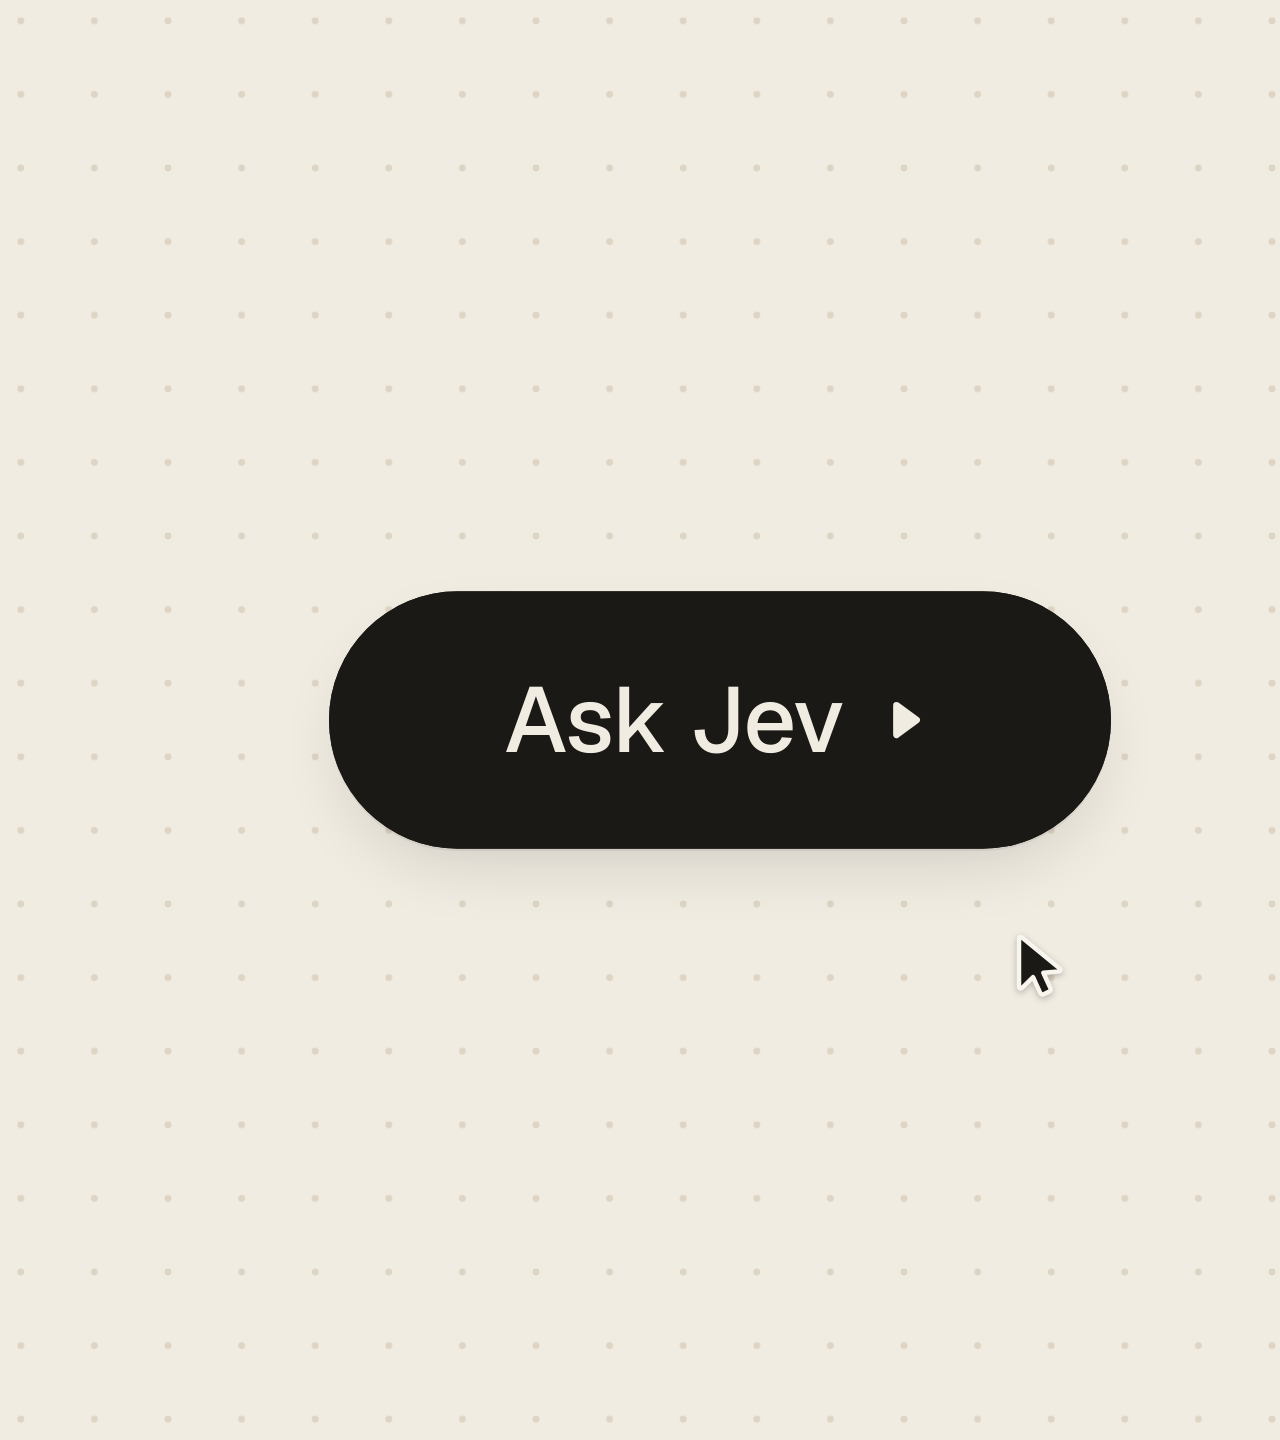
<file: brag-output/variant-b-morph/index.html>
<!doctype html>
<html lang="en">
<head>
<meta charset="utf-8">
<title>Jev morph</title>
<link rel="stylesheet" href="fonts/fonts.css">
<style>
:root{--ink:#1B1915;--ink2:#5B554A;--ink3:#948B7C;--parch:#F1ECE2;--paper:#F8F5EE;--sunk:#E7E0D2;--rule:#D6CCBA}
*{box-sizing:border-box;margin:0;padding:0}
html,body{width:1440px;height:1440px;overflow:hidden;background:var(--parch)}
body{-webkit-font-smoothing:antialiased;text-rendering:geometricPrecision}
#stage{position:absolute;left:0;top:0;width:1440px;height:1440px;overflow:hidden;background:var(--parch)}
#cam{position:absolute;left:0;top:0;width:0;height:0;transform-origin:0 0}
#grid{position:absolute;left:-1200px;top:-1200px}
#shape{position:absolute;left:0;top:0;overflow:hidden;transform-origin:50% 50%}
.a{position:absolute;left:0;top:0;white-space:nowrap;display:none}
.mono{font-family:"Space Mono",monospace}
.ui{font-family:"Geist",sans-serif}
.ic{fill:none;stroke:currentColor;stroke-width:2.5;stroke-linecap:round;stroke-linejoin:round;display:block}
.chip{font:700 20px/1 "Space Mono",monospace;padding:6px 10px 5px;border-radius:6px;background:var(--ink);color:var(--paper)}
.key{font:400 18px/1 "Space Mono",monospace;color:var(--ink2);background:var(--sunk);box-shadow:inset 0 0 0 1px var(--rule),0 2px 0 var(--rule);border-radius:7px;height:32px;min-width:32px;display:inline-flex;align-items:center;justify-content:center;padding:0 7px}
.key .ic{width:18px;height:18px}
.hint{font:500 20px/1 "Geist",sans-serif;color:var(--ink3)}
.row{font:400 28px/1 "Space Mono",monospace;color:var(--ink)}
.row.q{color:var(--ink2)}
.row b{font-weight:700;color:var(--hc,#1B1915)}
.rule{height:1px;background:var(--rule)}

#btn{display:flex;align-items:center;gap:12px;color:var(--parch);font:500 40px/1 "Geist",sans-serif;letter-spacing:-0.01em}
#btn .ic{width:28px;height:28px}
#load{width:64px;height:64px}
#isl{display:flex;align-items:center;gap:16px;color:var(--parch);font:400 30px/1 "Space Mono",monospace}
#dot{display:block;width:12px;height:12px;border-radius:6px;background:var(--parch)}
#isl2{color:var(--parch);font:700 30px/1 "Space Mono",monospace}
#isl2 span{font-weight:400;opacity:.6}
#pS{color:var(--ink2)} #pS .ic{width:30px;height:30px}
#ph{font:400 30px/1 "Geist",sans-serif;color:var(--ink3)}
#typed{font:400 30px/1 "Space Mono",monospace;color:var(--ink)}
#caret{width:3px;height:36px;background:var(--ink);border-radius:2px}
#pK{gap:2px}
#pK .ic{width:16px;height:16px}
#pfoot{display:flex;align-items:center;gap:8px}
#pfoot .hint{margin:0 18px 0 6px}
#pfootR{font:400 18px/1 "Space Mono",monospace;color:var(--ink3)}
#hl{border-radius:14px;width:728px;height:64px}
#uLabel{}
#tVal{border-radius:10px;font:700 60px/1 "Space Mono",monospace;letter-spacing:-0.02em}
#tP{font:500 22px/1 "Geist",sans-serif;color:var(--ink3)}
#tTrack{width:140px;height:76px;border-radius:38px}
#knob{border-radius:30px}
.tab{font:700 26px/1 "Space Mono",monospace;color:var(--ink2)}
#tabsO{position:absolute;left:0;top:0;display:none}
#tabsO .tab{color:var(--paper)}
#sHead,#cHead{display:flex;align-items:center;gap:14px;font:700 30px/1 "Space Mono",monospace;color:var(--ink)}
#sVal{align-items:baseline;font:700 44px/1 "Space Mono",monospace;color:var(--ink);letter-spacing:-0.02em}
#sVal span{font-weight:400;font-size:24px;color:var(--ink3);letter-spacing:0;margin-left:8px}
#sTrack{height:12px;border-radius:6px;background:var(--sunk)}
#sFill{height:12px;border-radius:6px;background:var(--ink)}
.tick{width:2.5px;height:10px;border-radius:2px;background:var(--ink3)}
.slab{font:400 22px/1 "Space Mono",monospace;color:var(--ink2)}
.slab b{color:var(--ink);font-weight:700;margin-right:8px}
#sKnob{width:44px;height:44px;border-radius:22px;background:var(--ink);box-shadow:0 1px 0 rgba(27,25,21,.1),0 6px 14px -6px rgba(27,25,21,.45)}
#sKnob i{position:absolute;left:16px;top:16px;width:12px;height:12px;border-radius:6px;background:var(--paper)}
.blab{font:400 24px/1 "Space Mono",monospace;color:var(--ink2)}
.btrk{width:230px;height:14px;border-radius:7px;background:var(--sunk)}
.bfil{height:14px;border-radius:7px;background:var(--ink3)}
.bnum{font:400 24px/1 "Space Mono",monospace;color:var(--ink2)}
.win .blab,.win .bnum{color:var(--ink);font-weight:700}
#tip{font:400 22px/1 "Space Mono",monospace;color:var(--paper);background:var(--ink);border-radius:12px;padding:12px 16px}
#tip b{font-weight:700}
#tip i{position:absolute;left:50%;bottom:-6px;width:14px;height:14px;margin-left:-7px;background:var(--ink);transform:rotate(45deg);border-radius:2px}
#tip span{opacity:.6}
#stat{display:flex;align-items:baseline;color:var(--parch);font:700 84px/1 "Space Mono",monospace;letter-spacing:-0.03em}
#stat span{font-weight:400;font-size:44px;opacity:.6;margin-left:14px;letter-spacing:0}
#statSub{font:500 22px/1 "Geist",sans-serif;color:var(--parch);opacity:.55;letter-spacing:.01em}
#toast{display:flex;align-items:center;gap:20px;font:400 30px/1 "Space Mono",monospace;color:var(--ink2)}
#toast .ck{display:flex;align-items:center;justify-content:center;width:56px;height:56px;border-radius:28px;background:var(--ink);color:var(--paper)}
#toast .ck .ic{width:30px;height:30px}
#toast b{color:var(--ink);font-weight:700}
#toast em{font-style:normal;color:var(--ink3)}
#stRule{height:1px;background:rgba(241,236,226,.16)}
#toastI{display:flex;align-items:center;gap:20px;font:400 30px/1 "Space Mono",monospace;color:rgba(241,236,226,.62)}
#toastI .ck{display:flex;align-items:center;justify-content:center;width:52px;height:52px;border-radius:26px;background:var(--parch);color:var(--ink)}
#toastI .ck .ic{width:28px;height:28px}
#toastI b{color:var(--parch);font-weight:700}
#toastI em{font-style:normal;opacity:.6}
#wm{font:700 230px/1 "Space Mono",monospace;letter-spacing:-0.04em;color:var(--ink)}
#wmBy{font:500 44px/1 "Geist",sans-serif;color:var(--ink2);letter-spacing:-0.01em}
#wmBy b{font-weight:600;color:var(--ink)}
#wmMicro{font:400 22px/1 "Space Mono",monospace;color:var(--ink3)}
#wmChips{display:flex;gap:8px}
#url{font:400 30px/1 "Space Mono",monospace;color:var(--ink2)}
#url b{font-weight:700;color:var(--ink)}
#cursor{position:absolute;left:0;top:0;width:72px;height:72px;transform-origin:16.5px 9.6px;filter:drop-shadow(0 2px 3px rgba(27,25,21,.28))}
</style>
</head>
<body>
<div id="stage">
 <div id="cam">
  <svg id="grid" width="2400" height="2400" viewBox="-1200 -1200 2400 2400" aria-hidden="true">
   <defs><pattern id="dots" x="0" y="0" width="32" height="32" patternUnits="userSpaceOnUse"><circle cx="16" cy="16" r="1.5" fill="#D6CCBA"/></pattern></defs>
   <rect x="-1200" y="-1200" width="2400" height="2400" fill="url(#dots)" opacity=".75"/>
  </svg>
  <div id="shape">
   <!-- B1 / B24: button -->
   <div class="a" id="btn"><span>Ask Jev</span><svg class="ic" viewBox="0 0 24 24"><path d="M9 6.5l7.5 5.5L9 17.5z" fill="currentColor"/></svg></div>
   <!-- B2-B3: loader ring + check -->
   <svg class="a" id="load" viewBox="0 0 64 64">
    <circle id="arc" cx="32" cy="32" r="26" fill="none" stroke="#F1ECE2" stroke-width="6.67" stroke-linecap="round" transform="rotate(-90 32 32)"/>
    <path id="chk" d="M20.5 33l8 8L44 25" fill="none" stroke="#F1ECE2" stroke-width="6.67" stroke-linecap="round" stroke-linejoin="round" pathLength="1" stroke-dasharray="1 2"/>
   </svg>
   <!-- B4: island -->
   <div class="a" id="isl"><i id="dot"></i><span>jev-latest</span></div>
   <div class="a mono" id="isl2"><b id="islN">70</b><span> ms</span></div>
   <!-- B5-B8: palette -->
   <div class="a" id="pS"><svg class="ic" viewBox="0 0 24 24"><circle cx="10.5" cy="10.5" r="6.5"/><path d="M15.5 15.5L20 20"/></svg></div>
   <div class="a" id="ph">Ask a typed question…</div>
   <div class="a" id="typed"></div>
   <div class="a" id="caret"></div>
   <div class="a key" id="pK"><svg class="ic" viewBox="0 0 24 24"><path d="M15 6v12a3 3 0 1 0 3-3H6a3 3 0 1 0 3 3V6a3 3 0 1 0-3 3h12a3 3 0 1 0-3-3"/></svg>K</div>
   <div class="a rule" id="pDiv"></div>
   <div class="a" id="hl"></div>
   <div class="a row" id="r0">intent</div><div class="a chip" id="c0">Choice</div>
   <div class="a row" id="r2">frustration</div><div class="a chip" id="c2">Score</div>
   <div class="a row" id="r3">urgency</div><div class="a chip" id="c3">Score</div>
   <div class="a row" id="r4">route_urgent</div><div class="a chip" id="c4">Choice</div>
   <div class="a rule" id="pDiv2"></div>
   <div class="a" id="pfoot">
    <span class="key"><svg class="ic" viewBox="0 0 24 24"><path d="M12 19V5M6.5 10.5L12 5l5.5 5.5"/></svg></span>
    <span class="key"><svg class="ic" viewBox="0 0 24 24"><path d="M12 5v14M6.5 13.5L12 19l5.5-5.5"/></svg></span>
    <span class="hint">navigate</span>
    <span class="key" id="kEnter"><svg class="ic" viewBox="0 0 24 24"><path d="M19 5v7a3 3 0 0 1-3 3H6M10 11l-4 4 4 4"/></svg></span>
    <span class="hint">select</span>
   </div>
   <div class="a" id="pfootR">jev-latest</div>
   <!-- B9: toggle card (is_urgent travels from the palette row) -->
   <div class="a" id="tTrack"></div>
   <div class="a" id="tVal">-.--</div>
   <div class="a" id="tP">p(true)</div>
   <!-- B10-B16: tabs (base labels / knob-indicator / clipped overlay) -->
   <div class="a tab" id="tb0">Choice</div><div class="a tab" id="tb1">Score</div><div class="a tab" id="tb2">Noul</div>
   <div class="a rule" id="tabRule"></div>
   <!-- B12-B15: slider -->
   <div class="a" id="sHead"><span>frustration</span><span class="chip">Score</span></div>
   <div class="a" id="sVal"><b id="sValN">0.0</b><span>/ 2</span></div>
   <div class="a" id="sTrack"></div>
   <div class="a" id="sFill"></div>
   <div class="a tick" id="sk0"></div><div class="a tick" id="sk1"></div><div class="a tick" id="sk2"></div>
   <div class="a slab" id="sl0"><b>0</b>calm</div><div class="a slab" id="sl1"><b>1</b>civil</div><div class="a slab" id="sl2"><b>2</b>angry</div>
   <!-- B17-B18: bar chart -->
   <div class="a" id="cHead"><span>intent</span><span class="chip">Choice</span></div>
   <div class="a blab" id="bl0">refund</div><div class="a btrk" id="bt0"></div><div class="a bfil" id="bf0"></div><div class="a bnum" id="bn0">0.94</div>
   <div class="a blab" id="bl1">technical_help</div><div class="a btrk" id="bt1"></div><div class="a bfil" id="bf1"></div><div class="a bnum" id="bn1">0.03</div>
   <div class="a blab" id="bl2">information</div><div class="a btrk" id="bt2"></div><div class="a bfil" id="bf2"></div><div class="a bnum" id="bn2">0.02</div>
   <div class="a blab" id="bl3">other</div><div class="a btrk" id="bt3"></div><div class="a bfil" id="bf3"></div><div class="a bnum" id="bn3">0.01</div>
   <div class="a" id="tip"><b>p 0.94</b><span> · </span>conf 0.91<i></i></div>
   <!-- B19: stat pill -->
   <div class="a" id="stat"><b id="statN">70–500</b><span>ms</span></div>
   <div class="a" id="statSub">end-to-end</div>
   <div class="a" id="stRule"></div>
   <div class="a" id="toastI"><i class="ck"><svg class="ic" viewBox="0 0 24 24"><path d="M5 12.5l4.5 4.5L19 7.5"/></svg></i><span><b>$0.042</b> / 1M input <em>·</em> <b>output free</b></span></div>
   <!-- B21-B23: price line in the wordmark footer -->
   <div class="a" id="toast"><i class="ck"><svg class="ic" viewBox="0 0 24 24"><path d="M5 12.5l4.5 4.5L19 7.5"/></svg></i><span><b>$0.042</b> / 1M input <em>·</em> <b>output free</b></span></div>
   <!-- B21-B23: wordmark card -->
   <div class="a" id="wm">Jev</div>
   <div class="a" id="wmBy">by <b>TypeSafe</b></div>
   <div class="a" id="wmMicro">System One model</div>
   <div class="a" id="wmChips"><span class="chip">Choice</span><span class="chip">Score</span><span class="chip">Noul</span></div>
   <div class="a rule" id="wmRule"></div>
   <div class="a" id="url"><b>typesafe.ai</b> · early access</div>
   <!-- shared elements that live across states (drawn last = on top) -->
   <div class="a row" id="uLabel">is_urgent</div><div class="a chip" id="uChip">Noul</div>
   <div class="a" id="knob"></div>
   <div id="tabsO"><div class="a tab" id="to0">Choice</div><div class="a tab" id="to1">Score</div><div class="a tab" id="to2">Noul</div></div>
   <div class="a" id="sKnob"><i></i></div>
  </div>
 </div>
 <svg id="cursor" viewBox="0 0 24 24" aria-hidden="true"><path d="M5.5 3.2v16.1c0 .5.6.8 1 .4l3.7-3.6 2.4 5.3c.2.4.7.6 1.1.4l1.9-.9c.4-.2.6-.7.4-1.1l-2.4-5.2 5.1-.4c.5 0 .8-.7.4-1L6.4 2.8c-.4-.3-.9 0-.9.4z" fill="#1B1915" stroke="#F8F5EE" stroke-width="1.5" stroke-linejoin="round"/></svg>
</div>
<script>
// ---------------------------------------------------------------- time grid
const T = 12.008, BP = 0.50033;
const b = [0]; for (let n = 1; n <= 24; n++) b[n] = (n - 1) * BP;
const K1 = b[6], K2 = b[6] + BP / 4, K3 = b[6] + BP / 2;   // "u" "r" "g" on 16ths
const REL = 0.58;           // pill press release -> contract
const COLL = b[8] + 0.06;   // palette collapse after Enter

// ---------------------------------------------------------------- springs
function S(dt, w, z) {
  if (dt <= 0) return 0;
  if (z >= 1) { const e = Math.exp(-w * dt); return 1 - e * (1 + w * dt); }
  const wd = w * Math.sqrt(1 - z * z), e = Math.exp(-z * w * dt);
  return 1 - e * (Math.cos(wd * dt) + (z * w / wd) * Math.sin(wd * dt));
}
// settle cut-off: once the envelope * amplitude is below tol the spring IS at rest (keeps loop frames identical)
function ramp(dt, d) { if (dt <= 0) return 0; if (dt >= d) return 1; const x = dt / d; return x * x * (3 - 2 * x); }
function Se(dt, w, z, amp, tol) {
  if (dt <= 0) return 0;
  const env = z >= 1 ? Math.exp(-w * dt) * (1 + w * dt) : Math.exp(-z * w * dt) * (1 + z / Math.sqrt(1 - z * z));
  if (env * Math.abs(amp) < tol) return 1;
  return S(dt, w, z);
}
// value = v0 + sum of one spring per target change. periodic: events of the previous loop still ring in.
function trk(t, tr) {
  const W = tr.w || 18, Z = tr.z || 0.95, tol = tr.tol || 0.004;
  let prev = tr.v0, out = tr.v0;
  for (const e of tr.ev) {
    const d = e[1] - prev; prev = e[1]; if (!d) continue;
    const w = e[2] || W, z = e[3] || Z;
    const f = w < 0 ? (x => ramp(x, -w)) : (x => Se(x, w, z, d, tol));
    out += d * f(t - e[0]);
    if (tr.per) out += d * f(t - e[0] + T);
  }
  return out;
}
const P = (v0, ev, o = {}) => Object.assign({ v0, ev, per: true }, o);
const NP = (v0, ev, o = {}) => Object.assign({ v0, ev, per: false }, o);

// ---------------------------------------------------------------- shape (the one element)
const SW = P(340, [[REL, 112, 26, .92], [b[4], 600, 20, .92], [b[5], 780], [COLL, 620], [b[10], 656], [b[19], 740], [b[21], 760], [b[24], 340, 26, 1]], { tol: 0.05 });
const SH = P(112, [[b[5], 588], [K1, 512, 26, .95], [K2, 436, 26, .95], [COLL, 230], [b[10], 104], [b[12], 340], [b[17], 440], [b[19], 190], [b[20], 300], [b[21], 640], [b[24], 112, 26, 1]], { tol: 0.05 });
const SR = P(56, [[b[5], 28], [COLL, 36], [b[10], 52], [b[19], 95], [b[20], 48], [b[21], 44], [b[24], 56, 26, 1]], { tol: 0.05 });
const FL = 0.06, FD = -0.05;   // flip starts after exit; 3-frame cut-through
const SINK = P(1, [[b[5] + FL, 0, FD], [b[19] + FL, 1, FD], [b[21] + FL, 0, FD], [b[24] + 0.09, 1, FD]]);
const SY = P(0, [[b[19], -55], [b[20], 0]], { tol: 0.05 });   // shape centre y: B20 grows down from a fixed top
const SSC = P(1, [[b[2], .96, 32, .9], [REL, 1, 30, .9]], { tol: 1e-5 });
// camera
const CAM_S = P(2.3, [[b[4], 1.65], [b[5], 1.22], [COLL, 1.55], [b[10], 1.5], [b[13], 1.6, 10, 1], [b[16], 1.5, 12, 1], [b[19], 1.3], [b[24], 2.3, 26, 1]], { w: 15, z: 1, tol: 2e-4 });
const CAM_X = P(0, [[b[13], 70, 10, 1], [b[16], 0, 12, 1]], { tol: 0.002 });
// cursor (world coords); [t, x, y, omega, zeta]
const CUR = [
  [0.02, 74, 30, 13], [0.64, 118, 104, 12], [1.9, 430, 240, 11], [2.76, -40, -44, 15], [b[8] + 0.02, 176, 6, 15],
  [4.58, 10, 10, 15], [5.60, -246, 70, 15], [b[13] + 0.01, 380, 78, 6.5, 1], [7.10, -206, -112, 15], [8.10, 96, 6, 14],
  [9.08, 400, 250, 12], [9.98, 450, 330, 12], [b[23], 230, 168, 13], [b[24], 130, 95, 28],
];
const CUR_X = P(130, CUR.map(e => [e[0], e[1], e[3], e[4] || 1]), { tol: 0.05 });
const CUR_Y = P(95, CUR.map(e => [e[0], e[2], e[3] * 0.86, e[4] || 1]), { tol: 0.05 });  // y a touch lazier -> curved paths
const PRESS = P(0, [[b[2], 1], [REL, 0], [b[9], 1], [b[9] + .08, 0], [b[11], 1], [b[11] + .08, 0], [b[13], 1], [b[15], 0], [b[16], 1], [b[16] + .08, 0]], { w: 40, z: 1, tol: 1e-4 });

// ---------------------------------------------------------------- component springs
const LOADLEN = NP(0, [[0.64, 48, 18, 1], [b[3], 163.4, 24, 1]]);
const CHK = NP(1, [[b[3] + 0.04, 0, 22, 1]], { tol: 1e-4 });
const ROWV = [NP(0, []), NP(1, [[K1, 0, 28, .9]]), NP(2, [[K1, 1, 28, .9]]), NP(3, [[K1, 2, 28, .9], [K2, 1, 28, .9]]), NP(4, [[K1, 3, 28, .9], [K2, 2, 28, .9]])];
const SEL = NP(0, [[b[7], 1, -0.05], [COLL + 0.045, 0, -0.035]]);
const ENT = NP(0, [[b[8], 1, 45, 1], [b[8] + 0.09, 0, 40, 1]], { tol: 1e-4 });
const M1 = NP(0, [[COLL, 1, 18, .95]], { tol: 1e-4 });       // palette row -> toggle card
const TON = NP(0, [[b[9], 1, -0.05]]);
// knob / tab indicator: left & right edges ride different springs (leading edge snappier)
const KL = NP(130, [[b[9], 194, 17, .95], [b[10], 112, 20, .95], [b[11], -100, 30, .9], [b[16], -312, 30, .9]]);
const KR = NP(190, [[b[9], 254, 32, .9], [b[10], 312, 20, .95], [b[11], 100, 16, .95], [b[16], -112, 16, .95]]);
const KT = NP(85, [[b[10], 16, 20, .95]]);
const KB = NP(145, [[b[10], 88, 20, .95]]);
const KRAD = NP(30, [[b[10], 36, 20, .95]]);
const KINK = NP(0, [[b[10] + 0.07, 1, -0.05]]);
const TPR = [NP(0, [[b[16], 1, 40, 1], [b[16] + .08, 0, 40, 1]], { tol: 1e-4 }), NP(0, [[b[11], 1, 40, 1], [b[11] + .08, 0, 40, 1]], { tol: 1e-4 }), NP(0, [])];
const GRAB = NP(0, [[b[13], 1, 30, .9], [b[15], 0, 30, .9]], { tol: 1e-4 });

// ---------------------------------------------------------------- helpers
const $ = id => document.getElementById(id);
const cl = (x, a = 0, c = 1) => x < a ? a : x > c ? c : x;
const eo = x => 1 - Math.pow(1 - x, 3);
const lerp = (a, c, p) => a + (c - a) * p;
const f2 = v => Math.round(v * 100) / 100, f4 = v => Math.round(v * 1e4) / 1e4, f6 = v => Math.round(v * 1e6) / 1e6;
const C = { ink: [27, 25, 21], ink2: [91, 85, 74], ink3: [148, 139, 124], parch: [241, 236, 226], paper: [248, 245, 238], sunk: [231, 224, 210], rule: [214, 204, 186] };
const mix = (a, c, p) => `rgb(${Math.round(lerp(a[0], c[0], p))},${Math.round(lerp(a[1], c[1], p))},${Math.round(lerp(a[2], c[2], p))})`;
function ss(el, k, v) { const c = el.__c || (el.__c = {}); if (c[k] !== v) { c[k] = v; el.style[k] = v; } }
function place(el, X, Y, ax = .5, ay = .5, s = 1, sx = 1) {
  ss(el, 'transformOrigin', `${ax * 100}% ${ay * 100}%`);
  ss(el, 'transform', `translate(${f2(X)}px,${f2(Y)}px) translate(${-ax * 100}%,${-ay * 100}%) scale(${f4(s * sx)},${f4(s)})`);
}
// content enter (~120 ms) / exit (~80 ms) windows with blur; window may wrap the loop (tout > T)
function win(t, tin, tout, dIn = .12, dOut = .08) {
  let best = { o: 0, b: 8, k: 0, q: 1 };
  for (const tt of [t, t + T]) {
    if (tt < tin) continue;
    const k = eo(cl((tt - tin) / dIn)), q = tout == null ? 0 : cl((tt - tout) / dOut);
    const o = k * (1 - q);
    if (o > best.o) best = { o, b: 8 * (1 - k) + 8 * q, k, q };
  }
  return best;
}
let CS = 1;
function fx(el, w, blur = true) {
  const on = w.o > 0.002;
  ss(el, 'display', on ? (el.__disp || 'block') : 'none');
  if (!on) return false;
  ss(el, 'opacity', f4(w.o) + '');
  const bl = blur ? w.b / CS : 0;
  ss(el, 'filter', bl > 0.05 ? `blur(${f2(bl)}px)` : 'none');
  return true;
}
const G = '{}[]<>/_=:01#';
function hsh(a) { a = (a ^ 61) ^ (a >>> 16); a = a + (a << 3); a ^= a >>> 4; a = Math.imul(a, 0x27d4eb2d); a ^= a >>> 15; return a >>> 0; }
function scr(txt, t0, t, lead = .06, per = .018) {
  let out = ''; const fr = Math.floor(Math.max(0, t - t0) * 30);
  for (let i = 0; i < txt.length; i++) {
    const c = txt[i];
    if (c === ' ' || t >= t0 + lead + i * per) { out += c; continue; }
    out += G[hsh(i * 131 + fr * 7 + txt.length * 13) % G.length];
  }
  return out;
}
function txt(el, s) { if (el.__t !== s) { el.__t = s; el.textContent = s; } }
function html(el, s) { if (el.__h !== s) { el.__h = s; el.innerHTML = s; } }

const E = {}; let MW = {};
function init() {
  document.querySelectorAll('[id]').forEach(el => E[el.id] = el);
  for (const id of ['btn', 'isl', 'pfoot', 'sHead', 'cHead', 'stat', 'toast', 'toastI', 'wmChips', 'sVal']) E[id].__disp = 'flex';
  for (const id of ['pK', 'kEnter']) E[id].__disp = 'inline-flex';
  E.tabsO.__disp = 'block';
  // measure layout widths once (fonts are loaded)
  const show = el => { el.style.display = el.__disp || 'block'; const w = el.offsetWidth; el.style.display = 'none'; return w; };
  MW.uLabel = show(E.uLabel); MW.uChip = show(E.uChip); MW.tVal = show(E.tVal);
  MW.typed1 = 30 * 0.612;
  for (const tr of [SW, SH, SR, SINK, SSC, CAM_S, CAM_X, CUR_X, CUR_Y, PRESS]) {
    const last = tr.ev.length ? tr.ev[tr.ev.length - 1][1] : tr.v0;
    if (Math.abs(last - tr.v0) > 1e-9) console.warn('non-looping track', tr);
  }
}

// slider: direct manipulation while held, spring back from wherever it was on release
const SX0 = -250, SX1 = 250, SREST = 150;   // 1.6 on 0..2
function rub(xr) { if (xr <= SX1) return { x: Math.max(SX0, xr), st: 0 }; const o = xr - SX1, r = 72 * (1 - Math.exp(-o / 110)); return { x: SX1 + r, st: r }; }
function slider(t) {
  if (t < b[13]) return { x: SX0, st: 0 };
  const cx0 = trk(b[13], CUR_X);
  const raw = tt => SX0 + (trk(tt, CUR_X) - cx0);
  if (t < b[15]) return rub(raw(t));
  const r = rub(raw(b[15]));
  return { x: r.x + (SREST - r.x) * S(t - b[15], 17, .82), st: r.st * (1 - S(t - b[15], 24, .8)) };
}

// ---------------------------------------------------------------- the frame
function seek(tIn) {
  const t = ((tIn % T) + T) % T;
  const cs = trk(t, CAM_S), cx = trk(t, CAM_X); CS = cs;
  ss(E.cam, 'transform', `translate(${f2(720 - cx * cs)}px,720px) scale(${f6(cs)})`);
  const W = trk(t, SW), H = trk(t, SH), R = trk(t, SR), ink = cl(trk(t, SINK)), sc = trk(t, SSC);
  const sh = E.shape;
  ss(sh, 'width', f2(W) + 'px'); ss(sh, 'height', f2(H) + 'px');
  const sy0 = trk(t, SY);
  ss(sh, 'transform', `translate(${f2(-W / 2)}px,${f2(-H / 2 + sy0)}px) scale(${f4(sc)})`);
  ss(sh, 'borderRadius', f2(Math.min(R, W / 2, H / 2)) + 'px');
  ss(sh, 'backgroundColor', mix(C.paper, C.ink, ink));
  ss(sh, 'boxShadow', `inset 0 0 0 ${f2(1.3 / cs)}px ${mix(C.rule, C.ink, ink)}, 0 1px 0 rgba(27,25,21,.06), 0 12px 32px -12px rgba(27,25,21,.2)`);
  const X = x => W / 2 + x, Y = y => H / 2 + y;   // centre-relative -> local; plain numbers are top-relative
  let w;

  // --- button
  w = win(t, b[24] + 0.14, REL + T);
  if (fx(E.btn, w)) place(E.btn, X(0), Y(0) + (1 - w.k) * 10, .5, .5, .97 + .03 * w.k);

  // --- loader -> check
  w = win(t, 0.64, b[4], .1);
  if (fx(E.load, w, false)) {
    place(E.load, X(0), Y(0), .5, .5, .9 + .1 * w.k);
    const len = trk(t, LOADLEN);
    ss(E.arc, 'strokeDasharray', `${f2(len)} 400`);
    ss(E.arc, 'transform', `rotate(${f2(-90 + (t - 0.64) * 560)}deg)`); E.arc.style.transformOrigin = '32px 32px';
    ss(E.chk, 'strokeDashoffset', f4(trk(t, CHK)) + '');
    ss(E.load, 'filter', w.q > 0 ? `blur(${f2(8 * w.q / cs)}px)` : 'none');
  }

  // --- island
  w = win(t, 1.60, b[5]);
  if (fx(E.isl, w)) { place(E.isl, X(-268), Y(0) + (1 - w.k) * 8, 0, .5); ss(E.dot, 'opacity', f4(.45 + .55 * (.5 + .5 * Math.cos(2 * Math.PI * (t - 1.5) / BP))) + ''); }
  if (fx(E.isl2, w)) { place(E.isl2, X(268), Y(0) + (1 - w.k) * 8, 1, .5); txt(E.islN, scr('70', 1.62, t, .08, .03)); }

  // --- palette
  const wp = win(t, b[5] + 0.11, COLL);
  if (fx(E.pS, wp)) place(E.pS, X(-350), 60 + (1 - wp.k) * 8);
  w = win(t, b[5] + 0.12, K1, .12, .001);
  if (fx(E.ph, w)) place(E.ph, X(-318), 60 + (1 - w.k) * 8, 0, .5);
  const nT = t >= K3 ? 3 : t >= K2 ? 2 : t >= K1 ? 1 : 0, q = 'urg'.slice(0, nT);
  if (fx(E.typed, wp) && nT) { txt(E.typed, q); place(E.typed, X(-318), 60 + (1 - wp.k) * 8, 0, .5); }
  const lastKey = nT === 3 ? K3 : nT === 2 ? K2 : nT === 1 ? K1 : b[5] + 0.12;
  const blink = ((t - lastKey) % 1.0) < 0.55 ? 1 : 0;
  if (fx(E.caret, { ...wp, o: wp.o * blink })) place(E.caret, X(-318) + nT * MW.typed1 + 3, 60 + (1 - wp.k) * 8, 0, .5);
  if (fx(E.pK, wp)) place(E.pK, X(354), 60 + (1 - wp.k) * 8, 1, .5);
  if (fx(E.pDiv, wp, false)) { ss(E.pDiv, 'width', f2(W) + 'px'); place(E.pDiv, 0, 120, 0, .5); }
  if (fx(E.pDiv2, wp, false)) { ss(E.pDiv2, 'width', f2(W) + 'px'); place(E.pDiv2, 0, H - 64, 0, .5); }
  if (fx(E.pfoot, wp)) place(E.pfoot, X(-354), H - 32, 0, .5);
  if (fx(E.pfootR, wp)) place(E.pfootR, X(354), H - 32, 1, .5);
  const ent = trk(t, ENT);
  ss(E.kEnter, 'transform', `translateY(${f2(2 * ent)}px)`);
  ss(E.kEnter, 'boxShadow', `inset 0 0 0 1px #D6CCBA, 0 ${f2(2 - 2 * ent)}px 0 #D6CCBA`);
  ss(E.kEnter, 'backgroundColor', mix(C.sunk, C.rule, ent));
  const rowY = i => 170 + 76 * trk(t, ROWV[i]);
  const rowOut = [K1, COLL, K2, COLL, COLL];
  const matchHTML = (name) => q ? name.replace(q, `<b>${q}</b>`) : name;
  for (const i of [0, 2, 3, 4]) {
    w = win(t, b[5] + 0.12 + i * 0.025, rowOut[i]);
    const r = E['r' + i], c = E['c' + i];
    const s = .97 + .03 * w.k - (w.q * .04);
    if (fx(r, w)) { html(r, matchHTML(r.textContent)); r.classList.toggle('q', !!q); place(r, X(-340), rowY(i) + (1 - w.k) * 10, 0, .5, s); }
    if (fx(c, w)) place(c, X(340), rowY(i) + (1 - w.k) * 10, 1, .5, s);
  }
  const sel = cl(trk(t, SEL));
  w = win(t, K1, COLL + 0.05, .06, .001);   // exits by collapsing while still ink (no grey fade)
  const hlc = 1 - eo(cl((t - COLL) / 0.05));
  if (fx(E.hl, w, false)) { ss(E.hl, 'backgroundColor', mix(C.sunk, C.ink, sel)); place(E.hl, X(0), rowY(1), .5, .5, 1, 1); ss(E.hl, 'transform', E.hl.style.transform.replace(/scale\([^)]*\)/, `scale(${f4(0.96 + 0.04 * hlc)},${f4(hlc)})`)); }

  // --- is_urgent label + chip travel: palette row -> toggle card header
  const m1 = trk(t, M1);
  w = win(t, b[5] + 0.145, b[10]);
  if (fx(E.uLabel, w)) {
    const big = t >= COLL + 0.04;
    html(E.uLabel, big ? '<b>is_urgent</b>' : matchHTML('is_urgent'));
    E.uLabel.classList.toggle('q', !!q && !big);
    ss(E.uLabel, 'color', mix(C.ink2, C.paper, sel));
    E.uLabel.style.setProperty('--hc', mix(C.ink, C.paper, sel));
    const y = lerp(rowY(1), 75, m1);
    place(E.uLabel, lerp(X(-340), X(-262), m1), y + (1 - w.k) * 10, 0, .5, lerp(1, 36 / 28, m1) * (.97 + .03 * w.k));
  }
  if (fx(E.uChip, w)) {
    ss(E.uChip, 'backgroundColor', mix(C.ink, C.paper, sel));
    ss(E.uChip, 'color', mix(C.paper, C.ink, sel));
    const y = lerp(rowY(1), 75, m1);
    place(E.uChip, lerp(X(340) - MW.uChip, X(-262) + MW.uLabel * 36 / 28 + 18, m1), y + (1 - w.k) * 10, 0, .5, lerp(1, 1.1, m1) * (.97 + .03 * w.k));
  }

  // --- toggle card
  const wt = win(t, 3.68, b[10]);
  const ton = cl(trk(t, TON));
  if (fx(E.tTrack, wt)) { ss(E.tTrack, 'backgroundColor', mix(C.sunk, C.ink, ton)); ss(E.tTrack, 'boxShadow', `inset 0 0 0 ${f2(1.3 / cs)}px ${mix(C.rule, C.ink, ton)}`); place(E.tTrack, X(192), 115); }
  if (fx(E.tVal, wt)) {
    if (t < b[9]) { txt(E.tVal, '0.97'); ss(E.tVal, 'color', 'rgba(0,0,0,0)'); ss(E.tVal, 'backgroundColor', '#E7E0D2'); } else { txt(E.tVal, scr('0.97', b[9], t, .07, .025)); ss(E.tVal, 'color', '#1B1915'); ss(E.tVal, 'backgroundColor', 'rgba(0,0,0,0)'); }
    place(E.tVal, X(-262), 155 + (1 - wt.k) * 10, 0, .5);
  }
  if (fx(E.tP, wt)) place(E.tP, X(-262) + MW.tVal + 16, 165 + (1 - wt.k) * 10, 0, .5);

  // --- tabs base labels
  const wtab = win(t, 4.6, b[19]);
  const TX = [-212, 0, 212];
  for (let i = 0; i < 3; i++) if (fx(E['tb' + i], wtab)) place(E['tb' + i], X(TX[i]), 52 + (1 - wtab.k) * 8, .5, .5, 1 - .06 * trk(t, TPR[i]));
  w = win(t, 5.6, b[19]);
  if (fx(E.tabRule, w, false)) { ss(E.tabRule, 'width', f2(W) + 'px'); place(E.tabRule, 0, 104, 0, .5); }

  // --- slider
  const wsl = win(t, 5.6, b[17]);
  const sl = slider(t), grab = trk(t, GRAB);
  if (fx(E.sHead, wsl)) place(E.sHead, X(-270), 162 + (1 - wsl.k) * 10, 0, .5);
  if (fx(E.sVal, wsl)) { txt(E.sValN, (cl((sl.x - SX0) / (SX1 - SX0)) * 2).toFixed(1)); place(E.sVal, X(270), 162 + (1 - wsl.k) * 10, 1, .5); }
  if (fx(E.sTrack, wsl)) { ss(E.sTrack, 'width', f2(524 + sl.st) + 'px'); ss(E.sTrack, 'height', f2(12 - sl.st * .035) + 'px'); place(E.sTrack, X(-262), 236 + (1 - wsl.k) * 10, 0, .5); }
  if (fx(E.sFill, wsl)) { ss(E.sFill, 'width', f2(Math.max(12, sl.x + 262 + 6)) + 'px'); ss(E.sFill, 'height', f2(12 - sl.st * .035) + 'px'); place(E.sFill, X(-262), 236 + (1 - wsl.k) * 10, 0, .5); }
  for (let i = 0; i < 3; i++) {
    if (fx(E['sk' + i], wsl)) place(E['sk' + i], X(SX0 + 250 * i), 260 + (1 - wsl.k) * 10);
    if (fx(E['sl' + i], wsl)) place(E['sl' + i], X(SX0 + 250 * i), 294 + (1 - wsl.k) * 10);
  }
  if (fx(E.sKnob, wsl)) place(E.sKnob, X(sl.x), 236 + (1 - wsl.k) * 10, .5, .5, (1 + .14 * grab) * (.9 + .1 * wsl.k), 1 + sl.st / 240);

  // --- chart
  const wc = win(t, 8.08, b[19]);
  if (fx(E.cHead, wc)) place(E.cHead, X(-270), 162 + (1 - wc.k) * 10, 0, .5);
  const PV = [0.94, 0.03, 0.02, 0.01], PS = ['0.94', '0.03', '0.02', '0.01'];
  for (let i = 0; i < 4; i++) {
    const t0 = b[17] + 0.07 + i * 0.05, y = 222 + 56 * i + (1 - wc.k) * 10;
    E['bl' + i].classList.toggle('win', i === 0);
    if (fx(E['bl' + i], wc)) { ss(E['bl' + i], 'color', i === 0 ? '#1B1915' : '#5B554A'); ss(E['bl' + i], 'fontWeight', i === 0 ? '700' : '400'); place(E['bl' + i], X(-270), y, 0, .5); }
    if (fx(E['bt' + i], wc)) place(E['bt' + i], X(-40), y, 0, .5);
    const fw = Math.max(0, PV[i] * 230 * S(t - t0, 17, .95));
    if (fx(E['bf' + i], { ...wc, o: wc.o * cl(fw / 3) })) { ss(E['bf' + i], 'width', f2(Math.max(14, fw)) + 'px'); ss(E['bf' + i], 'backgroundColor', i === 0 ? '#1B1915' : '#948B7C'); place(E['bf' + i], X(-40), y, 0, .5); }
    if (fx(E['bn' + i], wc)) { txt(E['bn' + i], t < t0 ? '    ' : scr(PS[i], t0, t, .06, .02)); ss(E['bn' + i], 'color', i === 0 ? '#1B1915' : '#5B554A'); ss(E['bn' + i], 'fontWeight', i === 0 ? '700' : '400'); place(E['bn' + i], X(270), y, 1, .5); }
  }
  w = win(t, b[18] - 0.08, b[19], .08, .08);   // lands ON the beat, settled a full beat
  if (fx(E.tip, w)) place(E.tip, X(128), 185 + (1 - w.k) * 6, .5, 1, .9 + .1 * w.k);

  // --- knob -> liquid tab indicator (drawn above base tab labels)
  const wk = win(t, 3.68, b[19]);
  if (fx(E.knob, wk)) {
    const L = trk(t, KL), Rr = trk(t, KR), Tt = trk(t, KT), Bb = trk(t, KB), kin = cl(trk(t, KINK));
    ss(E.knob, 'width', f2(Rr - L) + 'px'); ss(E.knob, 'height', f2(Bb - Tt) + 'px');
    ss(E.knob, 'borderRadius', f2(trk(t, KRAD)) + 'px');
    ss(E.knob, 'backgroundColor', mix(C.paper, C.ink, kin));
    ss(E.knob, 'boxShadow', `0 1px 0 rgba(27,25,21,${f4(.08 * (1 - kin))}), 0 4px 10px -3px rgba(27,25,21,${f4(.35 * (1 - kin))})`);
    ss(E.knob, 'transformOrigin', '0 0');
    ss(E.knob, 'transform', `translate(${f2(X(L))}px,${f2(Tt + (1 - wk.k) * 10)}px)`);
    // clipped paper labels ride exactly inside the indicator
    if (fx(E.tabsO, wtab, true)) {
      ss(E.tabsO, 'width', f2(W) + 'px'); ss(E.tabsO, 'height', f2(H) + 'px');
      ss(E.tabsO, 'clipPath', `inset(${f2(Tt)}px ${f2(W - X(Rr))}px ${f2(H - Bb)}px ${f2(X(L))}px round ${f2(trk(t, KRAD))}px)`);
      for (let i = 0; i < 3; i++) { ss(E['to' + i], 'display', 'block'); place(E['to' + i], X(TX[i]), 52 + (1 - wtab.k) * 8, .5, .5, 1 - .06 * trk(t, TPR[i])); }
    }
  } else ss(E.tabsO, 'display', 'none');

  // --- stat pill
  const tS = b[19] + 0.11;
  w = win(t, tS, b[21]);
  if (fx(E.stat, w)) { txt(E.statN, scr('70–500', tS, t, .06, .02)); place(E.stat, X(0), 80 + (1 - w.k) * 10); }
  w = win(t, tS + 0.04, b[21]);
  if (fx(E.statSub, w)) place(E.statSub, X(0), 146 + (1 - w.k) * 10);
  // B20: price row drops in under the stat (card grows down, stat never moves)
  w = win(t, b[20] + 0.05, b[21]);
  if (fx(E.stRule, w, false)) { ss(E.stRule, 'width', '660px'); place(E.stRule, X(0), 196); }
  w = win(t, b[20] + 0.07, b[21]);
  if (fx(E.toastI, w)) place(E.toastI, X(0), 250 - (1 - w.k) * 14);

  // --- toast -> wordmark footer
  w = win(t, b[21] + 0.15, 10.88);
  if (fx(E.toast, w)) place(E.toast, X(0), Y(250) + (1 - w.k) * 10);

  // --- wordmark
  w = win(t, b[21] + 0.11, b[24], .1);
  if (fx(E.wm, w)) { txt(E.wm, scr('Jev', b[21] + 0.11, t, .14, .018)); place(E.wm, X(0), Y(-70) + (1 - w.k) * 14); }
  w = win(t, b[22], b[24], .16);
  if (fx(E.wmBy, w)) place(E.wmBy, X(0), Y(72) + (1 - w.k) * 18);
  w = win(t, b[22] + 0.03, b[24]);
  if (fx(E.wmMicro, w)) { txt(E.wmMicro, scr('System One model', b[22] + 0.03, t, .04, .012)); place(E.wmMicro, X(-332), Y(-262) + (1 - w.k) * 8, 0, .5); }
  w = win(t, b[22] + 0.07, b[24]);
  if (fx(E.wmChips, w)) place(E.wmChips, X(332), Y(-262) + (1 - w.k) * 8, 1, .5);
  w = win(t, b[21] + 0.13, b[24]);
  if (fx(E.wmRule, w, false)) { ss(E.wmRule, 'width', '664px'); place(E.wmRule, X(0), Y(172)); }
  w = win(t, 10.94, b[24] + 0.03, .09, .08);   // settled 11.03 -> 11.537
  if (fx(E.url, w)) place(E.url, X(0), Y(250) + (1 - w.k) * 10);

  // --- cursor (screen space, fixed size; world position projected through the camera)
  const wx = trk(t, CUR_X), wy = trk(t, CUR_Y), pr = trk(t, PRESS);
  const sx = 720 + (wx - cx) * cs, sy = 720 + wy * cs;
  ss(E.cursor, 'transform', `translate(${f2(sx - 16.5)}px,${f2(sy - 9.6)}px) scale(${f4(1 - .12 * pr)})`);
  window.__cam = { cs, cx };
  return t;
}
window.seek = seek;
window.T = T; window.BEATS = b;
function snapRects() {
  const m = {};
  for (const id in E) { const el = E[id]; if (!(el instanceof Element) || !el.getClientRects().length) continue; if (id === 'grid' || id === 'stage' || id === 'cam' || id === 'dots') continue; const r = el.getBoundingClientRect(); if (r.width || r.height) m[id] = [r.left, r.top, r.right, r.bottom]; }
  return m;
}
window.motion = function (t, dt = 1 / 60) {
  seek(t); const a = snapRects(), ca = { ...window.__cam };
  seek(t + dt); const c = snapRects(), cb = { ...window.__cam };
  let mx = 0, who = '';
  for (const id in a) if (c[id]) { const d = Math.max(...a[id].map((v, i) => Math.abs(v - c[id][i]))); if (d > mx) { mx = d; who = id; } }
  for (const sx of [0, 1440]) { const wx = (sx - (720 - ca.cx * ca.cs)) / ca.cs; const d = Math.abs(720 - cb.cx * cb.cs + wx * cb.cs - sx) ; if (d > mx) { mx = d; who = 'camera'; } }
  if (E.load.getClientRects().length) { const d = 560 / 60 * Math.PI / 180 * 26 * ca.cs; if (d > mx) { mx = d; who = 'loader'; } }
  return [mx, who];
};
window.ready = document.fonts.ready.then(() => { init(); seek(0); return true; });
</script>
</body>
</html>
</file>
<file: brag-output/shared/fonts/fonts.css>
@font-face { font-family: "Geist"; src: url("Geist-Variable.woff2") format("woff2"); font-weight: 100 900; font-display: block; }
@font-face { font-family: "Space Mono"; src: url("SpaceMono-400.woff2") format("woff2"); font-weight: 400; font-display: block; }
@font-face { font-family: "Space Mono"; src: url("SpaceMono-700.woff2") format("woff2"); font-weight: 700; font-display: block; }
</file>
<file: brag-output/variant-b-morph/fonts/fonts.css>
@font-face { font-family: "Geist"; src: url("Geist-Variable.woff2") format("woff2"); font-weight: 100 900; font-display: block; }
@font-face { font-family: "Space Mono"; src: url("SpaceMono-400.woff2") format("woff2"); font-weight: 400; font-display: block; }
@font-face { font-family: "Space Mono"; src: url("SpaceMono-700.woff2") format("woff2"); font-weight: 700; font-display: block; }
</file>
